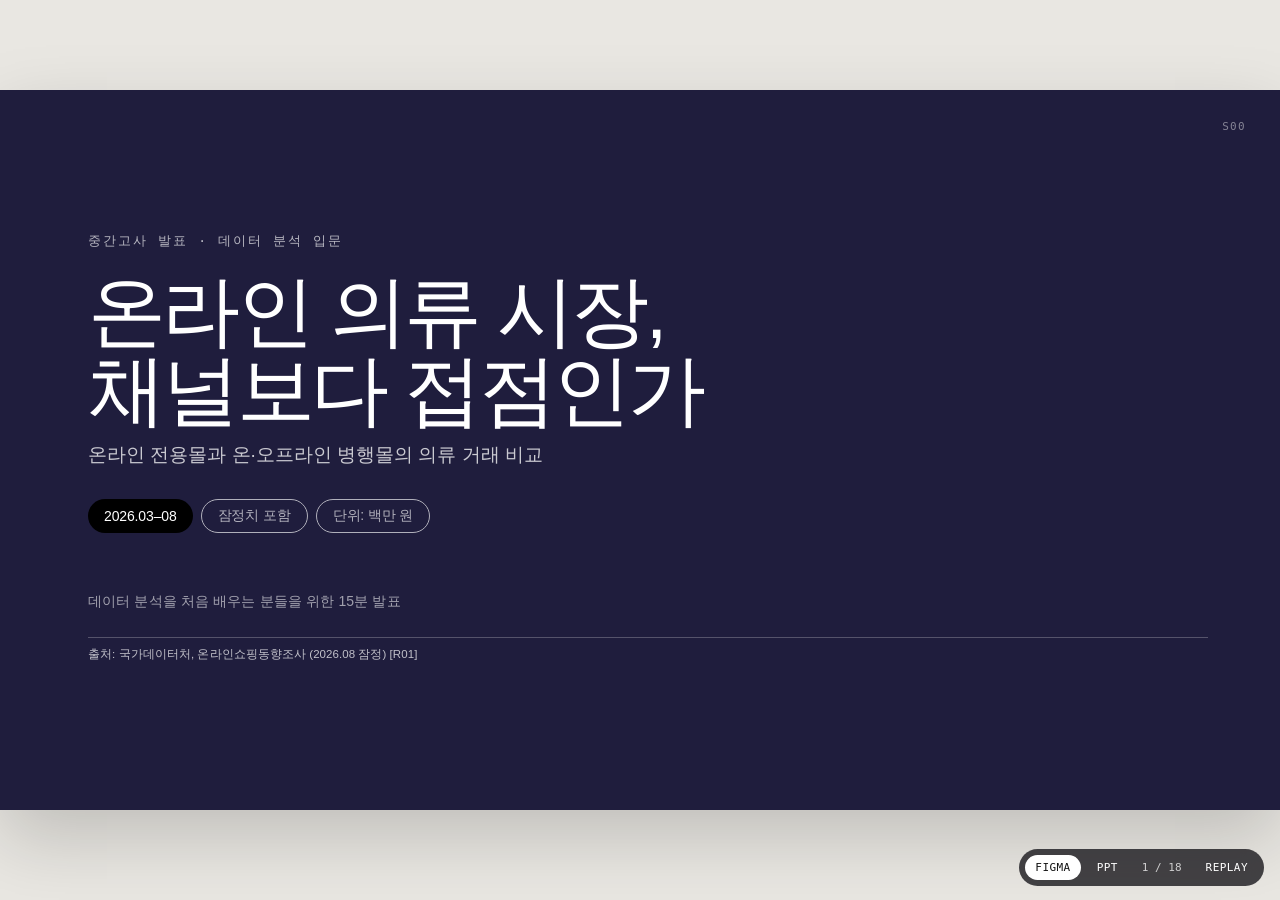
<file: slides/index.html>
<!DOCTYPE html>
<html lang="ko">
<head>
  <meta charset="utf-8" />
  <meta name="viewport" content="width=device-width, initial-scale=1" />
  <title>온라인 의류 시장, 채널보다 접점인가 — 전체 덱</title>
  <link rel="icon" href="data:," />
  <link rel="stylesheet" href="assets/css/deck.css" />
</head>
<body data-theme="figma">
  <main class="deck" id="deck">

    <section class="slide cover active" id="S00" data-tone="navy">
      <span class="slide-no">S00</span>
      <p class="eyebrow">중간고사 발표 · 데이터 분석 입문</p>
      <h1 id="coverTitle">온라인 의류 시장,<br />채널보다 접점인가</h1>
      <p class="lead" id="coverLead">온라인 전용몰과 온·오프라인 병행몰의 의류 거래 비교</p>
      <div class="cover-meta" id="coverMeta">
        <span class="pill">2026.03–08</span>
        <span class="pill ghost">잠정치 포함</span>
        <span class="pill ghost">단위: 백만 원</span>
      </div>
      <p class="cover-foot">데이터 분석을 처음 배우는 분들을 위한 15분 발표</p>
      <footer class="source">
        출처: 국가데이터처, 온라인쇼핑동향조사 (2026.08 잠정) [R01]
      </footer>
    </section>

    <section class="slide" id="S01" data-tone="plain">
      <span class="slide-no">S01</span>
      <header class="slide-head">
        <p class="eyebrow">01 · 문제 제기</p>
        <h2>왜 의류인가</h2>
        <p class="lead">
          의류는 2026년 8월 온라인 거래액 <strong>1.33조 원</strong>,
          23개 상품군 중 <strong>7위</strong>입니다. 온라인과 오프라인 접점을 함께 비교해 보기 좋은 카테고리로 선택했습니다.
        </p>
      </header>

      <div class="chart-layout">
        <div class="chart-card rank-card">
          <div class="chart-label">
            <span>2026-08 온라인 거래액 상위 7개 (조 원)</span>
            <span>p)</span>
          </div>
          <div class="rank-list">
            <div class="rank-row"><span class="rank-label">음식서비스</span><div class="rank-track"><div class="rank-bar" style="--w:99.2%"></div></div><span class="rank-value">3.97</span></div>
            <div class="rank-row"><span class="rank-label">음·식료품</span><div class="rank-track"><div class="rank-bar" style="--w:88.6%"></div></div><span class="rank-value">3.54</span></div>
            <div class="rank-row"><span class="rank-label">여행·교통</span><div class="rank-track"><div class="rank-bar" style="--w:82.0%"></div></div><span class="rank-value">3.28</span></div>
            <div class="rank-row"><span class="rank-label">가전·전자</span><div class="rank-track"><div class="rank-bar" style="--w:53.2%"></div></div><span class="rank-value">2.13</span></div>
            <div class="rank-row"><span class="rank-label">생활용품</span><div class="rank-track"><div class="rank-bar" style="--w:44.8%"></div></div><span class="rank-value">1.79</span></div>
            <div class="rank-row"><span class="rank-label">농축수산물</span><div class="rank-track"><div class="rank-bar" style="--w:33.7%"></div></div><span class="rank-value">1.35</span></div>
            <div class="rank-row highlight"><span class="rank-label">의복</span><div class="rank-track"><div class="rank-bar" style="--w:33.2%"></div></div><span class="rank-value">1.33</span></div>
          </div>
          <p class="axis-note">막대 길이는 4조 원을 100%로 한 상대 크기입니다. 7·8월은 잠정치(p)입니다.</p>
        </div>
        <aside class="kpi-col">
          <div class="kpi">
            <span class="kpi-value" style="color: var(--accent);">1.33조</span>
            <span class="kpi-label">의류 온라인 거래액 · 2026-08 p)</span>
          </div>
          <div class="stat-list">
            <div class="stat-row"><span>상품군 순위</span><b>7위 / 23개</b></div>
            <div class="stat-row"><span>전체 온라인 거래 비중</span><b>5.48%</b></div>
            <div class="stat-row"><span>분석 기간</span><b>6개월</b></div>
          </div>
        </aside>
      </div>

      <footer class="source">
        출처: 국가데이터처, 온라인쇼핑동향조사 (2026.08 잠정) [R01] · 단위: 백만 원
      </footer>
    </section>

    <section class="slide" id="S02" data-tone="cream">
      <span class="slide-no">S02</span>
      <header class="slide-head">
        <p class="eyebrow">02 · 데이터와 방법</p>
        <h2>무엇을 비교했나</h2>
        <p class="lead">
          같은 기간, 같은 상품군(의복)에서 <strong>온라인 전용몰</strong>과
          <strong>온·오프라인 병행몰</strong>의 온라인 거래액을 비교합니다.
        </p>
      </header>

      <div class="caution-grid" style="margin-top: 28px;">
        <article class="caution-card">
          <span class="num">기간</span>
          <h3>2026.03–08</h3>
          <p>6개월 월별 자료입니다. 7월과 8월은 잠정치(p)라서 이후 수정될 수 있습니다.</p>
          <span class="card-foot">→ 7·8월은 p) 표기</span>
        </article>
        <article class="caution-card">
          <span class="num">단위</span>
          <h3>백만 원</h3>
          <p>슬라이드에서는 읽기 쉽게 조 원으로 바꿔 표기합니다. 1조 = 1,000,000백만 원입니다.</p>
          <span class="card-foot">→ 2.02조 = 2,021,047백만 원</span>
        </article>
        <article class="caution-card">
          <span class="num">채널</span>
          <h3>둘 다 온라인</h3>
          <p>전용몰은 온라인만, 병행몰은 오프라인 매장도 운영하는 사업자의 온라인 거래입니다.</p>
          <span class="card-foot">→ 병행몰 ≠ 오프라인 매출</span>
        </article>
      </div>

      <p class="method-banner">
        <strong>가장 중요한 주의:</strong> 이 통계는 온라인 거래만 집계합니다.
        “병행몰이 더 잘 팔렸다”는 말은 “병행몰의 <strong>온라인</strong> 거래가 덜 줄었다”로만 읽어야 합니다.
        또한 이 발표는 기술적 비교이며, 인과관계를 증명하는 실험이 아닙니다.
      </p>

      <footer class="source">
        출처: 국가데이터처, 온라인쇼핑동향조사 (2026.08 잠정) [R01] · 통계표 DT_1KE10051
      </footer>
    </section>

    <section class="slide" id="S03" data-tone="lilac">
      <span class="slide-no">S03</span>
      <header class="slide-head">
        <p class="eyebrow">03 · 규모</p>
        <h2>6개월 만에 1/3이 사라졌다</h2>
        <p class="lead">
          의류 온라인 거래액은 3월 2.02조 원에서 8월 1.33조 원으로 줄었습니다.
          <strong>34.38% 감소</strong>입니다.
        </p>
      </header>

      <div class="chart-layout">
        <div class="chart-card">
          <div class="chart-label">
            <span>의류 온라인 거래액 (조 원)</span>
            <span>2026.03–08</span>
          </div>
          <svg id="trendChart" viewBox="0 0 760 320" role="img" aria-label="2026년 3월부터 8월까지 의류 온라인 거래액 추이">
            <g class="grid">
              <line x1="60" y1="220.9" x2="710" y2="220.9" />
              <line x1="60" y1="161.8" x2="710" y2="161.8" />
              <line x1="60" y1="102.7" x2="710" y2="102.7" />
              <line x1="60" y1="43.6" x2="710" y2="43.6" />
              <text x="48" y="224.9" text-anchor="end">0.5</text>
              <text x="48" y="165.8" text-anchor="end">1.0</text>
              <text x="48" y="106.7" text-anchor="end">1.5</text>
              <text x="48" y="47.6" text-anchor="end">2.0</text>
            </g>
            <line x1="60" y1="280" x2="710" y2="280" class="axis" />
            <path id="trendArea" d="M 60,41.1 L 190,39.1 L 320,45.3 L 450,49.9 L 580,85.7 L 710,123.3 L 710,280 L 60,280 Z" />
            <path id="trendLine" d="M 60,41.1 L 190,39.1 L 320,45.3 L 450,49.9 L 580,85.7 L 710,123.3" />
            <g class="dots">
              <circle class="trend-dot" cx="60" cy="41.1" r="5.5" />
              <circle class="trend-dot" cx="190" cy="39.1" r="5.5" />
              <circle class="trend-dot" cx="320" cy="45.3" r="5.5" />
              <circle class="trend-dot" cx="450" cy="49.9" r="5.5" />
              <circle class="trend-dot" cx="580" cy="85.7" r="5.5" />
              <circle class="trend-dot" cx="710" cy="123.3" r="5.5" />
            </g>
            <g id="trendCallout">
              <line x1="710" y1="123.3" x2="650" y2="150" class="callout-line" />
              <rect x="540" y="150" width="148" height="30" rx="6" />
              <text x="614" y="169" text-anchor="middle">8월 1.33조 (p)</text>
            </g>
            <g class="x-labels">
              <text x="60" y="304" text-anchor="middle">3월</text>
              <text x="190" y="304" text-anchor="middle">4월</text>
              <text x="320" y="304" text-anchor="middle">5월</text>
              <text x="450" y="304" text-anchor="middle">6월</text>
              <text x="580" y="304" text-anchor="middle">7월 p)</text>
              <text x="710" y="304" text-anchor="middle">8월 p)</text>
            </g>
          </svg>
          <p class="axis-note">세로축: 조 원. 7·8월은 잠정치(p)입니다.</p>
        </div>
        <aside class="kpi-col">
          <div class="kpi">
            <span class="kpi-value" id="trendCounter" data-count="-34.38" data-decimals="2">0.00%</span>
            <span class="kpi-label">3월 → 8월 누적</span>
          </div>
          <div class="stat-list">
            <div class="stat-row"><span>3월</span><b>2.02조</b></div>
            <div class="stat-row"><span>8월 (p)</span><b>1.33조</b></div>
            <div class="stat-row"><span>감소액</span><b>0.69조</b></div>
          </div>
        </aside>
      </div>

      <footer class="source">
        출처: 국가데이터처, 온라인쇼핑동향조사 (2026.08 잠정) [R01] · 단위: 백만 원
      </footer>
    </section>

    <section class="slide" id="S04" data-tone="cream">
      <span class="slide-no">S04</span>
      <header class="slide-head">
        <p class="eyebrow">04 · 채널</p>
        <h2>누적 기준, 병행몰이 덜 줄었다</h2>
        <p class="lead">
          3월을 100으로 두면, 전용몰은 62.1, 병행몰은 70.5가 됐습니다.
          <strong>전용몰 -37.94%, 병행몰 -29.53%</strong>입니다.
        </p>
      </header>

      <div class="chart-layout">
        <div class="chart-card">
          <div class="chart-label">
            <span>3월 = 100으로 맞춘 비교 값</span>
            <span class="legend">
              <span><i class="swatch a"></i>온라인 전용몰</span>
              <span><i class="swatch b"></i>온·오프라인 병행몰</span>
            </span>
          </div>
          <svg viewBox="0 0 760 320" role="img" aria-label="3월을 100으로 둔 의류 온라인 거래 지수 추이">
            <g class="grid">
              <line x1="60" y1="248.2" x2="660" y2="248.2" />
              <line x1="60" y1="204.5" x2="660" y2="204.5" />
              <line x1="60" y1="160.9" x2="660" y2="160.9" />
              <line x1="60" y1="117.3" x2="660" y2="117.3" />
              <line x1="60" y1="73.6" x2="660" y2="73.6" class="baseline" />
              <line x1="60" y1="30" x2="660" y2="30" />
              <text x="48" y="252.2" text-anchor="end">60</text>
              <text x="48" y="208.5" text-anchor="end">70</text>
              <text x="48" y="164.9" text-anchor="end">80</text>
              <text x="48" y="121.3" text-anchor="end">90</text>
              <text x="48" y="77.6" text-anchor="end">100</text>
              <text x="48" y="34" text-anchor="end">110</text>
            </g>
            <path id="onlineLine" d="M 60,73.6 L 180,86.7 L 300,92.1 L 420,110.4 L 540,180.7 L 660,239.2" class="line-a" />
            <path id="omniLine" d="M 60,73.6 L 180,46.8 L 300,66.3 L 420,61.3 L 540,120.2 L 660,202.5" class="line-b" />
            <g class="dots">
              <circle class="dot-a" cx="60" cy="73.6" r="5" />
              <circle class="dot-a" cx="180" cy="86.7" r="5" />
              <circle class="dot-a" cx="300" cy="92.1" r="5" />
              <circle class="dot-a" cx="420" cy="110.4" r="5" />
              <circle class="dot-a" cx="540" cy="180.7" r="5" />
              <circle class="dot-a" cx="660" cy="239.2" r="5" />
              <circle class="dot-b" cx="60" cy="73.6" r="5" />
              <circle class="dot-b" cx="180" cy="46.8" r="5" />
              <circle class="dot-b" cx="300" cy="66.3" r="5" />
              <circle class="dot-b" cx="420" cy="61.3" r="5" />
              <circle class="dot-b" cx="540" cy="120.2" r="5" />
              <circle class="dot-b" cx="660" cy="202.5" r="5" />
            </g>
            <g id="slopeLabels">
              <text x="672" y="243" text-anchor="start" class="label-a">전용몰 62.1</text>
              <text x="672" y="206" text-anchor="start" class="label-b">병행몰 70.5</text>
            </g>
            <g class="x-labels">
              <text x="60" y="304" text-anchor="middle">3월</text>
              <text x="180" y="304" text-anchor="middle">4월</text>
              <text x="300" y="304" text-anchor="middle">5월</text>
              <text x="420" y="304" text-anchor="middle">6월</text>
              <text x="540" y="304" text-anchor="middle">7월 p)</text>
              <text x="660" y="304" text-anchor="middle">8월 p)</text>
            </g>
          </svg>
          <p class="axis-note">점선은 3월(=100) 기준선입니다. 두 선의 간격이 벌어질수록 두 채널의 변화 차이가 큽니다.</p>
        </div>
        <aside class="kpi-col">
          <div class="kpi">
            <span class="kpi-value" id="onlineCounter" data-count="-37.94" data-decimals="2" style="color: var(--chart-a);">0.00%</span>
            <span class="kpi-label">온라인 전용몰</span>
          </div>
          <div class="kpi">
            <span class="kpi-value" id="omniCounter" data-count="-29.53" data-decimals="2" style="color: var(--chart-b);">0.00%</span>
            <span class="kpi-label">온·오프라인 병행몰</span>
          </div>
          <div class="share-meter">
            <div class="share-track"><div class="share-fill" id="shareFill"></div></div>
            <div class="share-caption"><span>3월 42.4%</span><span>8월 45.6%</span></div>
          </div>
        </aside>
      </div>

      <footer class="source">
        출처: 국가데이터처, 온라인쇼핑동향조사 (2026.08 잠정) [R01] · 병행몰 비중은 의류 온라인 거래액 대비
      </footer>
    </section>

    <section class="slide" id="S05" data-tone="plain">
      <span class="slide-no">S05</span>
      <header class="slide-head">
        <p class="eyebrow">05 · 점유율</p>
        <h2>병행몰 비중은 45.6%까지 올랐다</h2>
        <p class="lead">
          3월 42.42%에서 8월 45.55%로 <strong>3.13%p 상승</strong>했습니다.
          7월에는 46.58%로 정점이었습니다.
        </p>
      </header>

      <div class="chart-layout">
        <div class="chart-card">
          <div class="chart-label">
            <span>의류 온라인 거래 중 병행몰 비중 (%)</span>
            <span class="legend">
              <span><i class="swatch a"></i>전용몰</span>
              <span><i class="swatch b"></i>병행몰</span>
            </span>
          </div>
          <div class="share-columns">
            <div class="share-col"><span class="share-value">42.4</span><div class="share-stack"><div class="share-omni" style="height: 42.42%;"></div><div class="share-half"></div></div><span class="share-month">3월</span></div>
            <div class="share-col"><span class="share-value">44.6</span><div class="share-stack"><div class="share-omni" style="height: 44.64%;"></div><div class="share-half"></div></div><span class="share-month">4월</span></div>
            <div class="share-col"><span class="share-value">43.9</span><div class="share-stack"><div class="share-omni" style="height: 43.89%;"></div><div class="share-half"></div></div><span class="share-month">5월</span></div>
            <div class="share-col"><span class="share-value">45.3</span><div class="share-stack"><div class="share-omni" style="height: 45.27%;"></div><div class="share-half"></div></div><span class="share-month">6월</span></div>
            <div class="share-col"><span class="share-value">46.6</span><div class="share-stack"><div class="share-omni" style="height: 46.58%;"></div><div class="share-half"></div></div><span class="share-month">7월 p)</span></div>
            <div class="share-col"><span class="share-value">45.6</span><div class="share-stack"><div class="share-omni" style="height: 45.55%;"></div><div class="share-half"></div></div><span class="share-month">8월 p)</span></div>
          </div>
          <p class="axis-note">막대 전체가 100%입니다. 아래쪽(마젠타)이 병행몰, 위쪽(네이비)이 전용몰입니다. 점선은 50% 기준선입니다.</p>
        </div>
        <aside class="kpi-col">
          <div class="kpi">
            <span class="kpi-value" style="color: var(--accent);">+3.13%p</span>
            <span class="kpi-label">3월 → 8월 병행몰 비중</span>
          </div>
          <div class="stat-list">
            <div class="stat-row"><span>3월</span><b>42.42%</b></div>
            <div class="stat-row"><span>7월 (정점)</span><b>46.58%</b></div>
            <div class="stat-row"><span>8월 (p)</span><b>45.55%</b></div>
          </div>
        </aside>
      </div>

      <footer class="source">
        출처: 국가데이터처, 온라인쇼핑동향조사 (2026.08 잠정) [R01] · 단위: %
      </footer>
    </section>

    <section class="slide" id="S06" data-tone="plain">
      <span class="slide-no">S06</span>
      <header class="slide-head">
        <p class="eyebrow">06 · 반전</p>
        <h2>8월에는 순서가 뒤집혔다</h2>
        <p class="lead">
          7월에는 병행몰이 덜 줄었지만, 8월에는 병행몰이 더 크게 줄었습니다.
          <strong>한 달만 보면 결론이 달라집니다.</strong>
        </p>
      </header>

      <div class="video-layout">
        <div class="video-card">
          <video id="phaseVideo" src="assets/video/phase_reversal.mp4" poster="assets/video/phase_poster.png" autoplay muted loop playsinline aria-label="7월과 8월의 채널별 감소율 애니메이션"></video>
        </div>
        <aside class="side-stack">
          <div class="mini-stat">
            <span>7월 · 전월 대비</span>
            <b>전용 -17.6% / 병행 -13.1%</b>
          </div>
          <div class="mini-stat">
            <span>8월 · 전월 대비</span>
            <b class="accent">전용 -17.8% / 병행 -21.1%</b>
          </div>
          <div class="mini-stat">
            <span>8월 병행몰 비중</span>
            <b>45.55%</b>
          </div>
        </aside>
      </div>

      <footer class="source">
        출처: 국가데이터처, 온라인쇼핑동향조사 (2026.08 잠정) [R01] · 7·8월은 잠정치(p)
      </footer>
    </section>

    <section class="slide" id="S07" data-tone="mint">
      <span class="slide-no">S07</span>
      <header class="slide-head">
        <p class="eyebrow">07 · 기여도</p>
        <h2>감소액의 64%는 전용몰에서 나왔다</h2>
        <p class="lead">
          3→8월 의류 온라인 거래액은 0.69조 원 줄었고, 그중
          <strong>63.55%가 전용몰</strong>, 36.45%가 병행몰에서 발생했습니다.
        </p>
      </header>

      <div class="chart-layout">
        <div class="chart-card contrib-card">
          <div class="chart-label">
            <span>3→8월 감소액 기여도</span>
            <span>합계 0.69조 원</span>
          </div>
          <div class="contrib-wrap">
            <div class="contrib-bar">
              <div class="contrib-seg a"></div>
              <div class="contrib-seg b"></div>
            </div>
            <div class="contrib-legend">
              <span><i class="swatch a"></i>전용몰 <b>63.55%</b> · 0.44조</span>
              <span><i class="swatch b"></i>병행몰 <b>36.45%</b> · 0.25조</span>
            </div>
          </div>
          <div class="stat-list" style="margin-top: 24px; border-top: 0; padding-top: 0;">
            <div class="stat-row"><span>3월 전체</span><b>2.02조</b></div>
            <div class="stat-row"><span>8월 전체 (p)</span><b>1.33조</b></div>
            <div class="stat-row"><span>감소액</span><b>0.69조</b></div>
          </div>
          <p class="axis-note">기여도 = 각 채널 감소액 ÷ 전체 감소액 × 100. 비중(45.6%)과 기여도(36.5%)는 다른 개념입니다.</p>
        </div>
        <aside class="kpi-col">
          <div class="kpi">
            <span class="kpi-value" style="color: var(--chart-a);">63.55%</span>
            <span class="kpi-label">전용몰의 감소 기여</span>
          </div>
          <div class="kpi">
            <span class="kpi-value" style="color: var(--chart-b);">36.45%</span>
            <span class="kpi-label">병행몰의 감소 기여</span>
          </div>
        </aside>
      </div>

      <footer class="source">
        출처: 국가데이터처, 온라인쇼핑동향조사 (2026.08 잠정) [R01] · 단위: 백만 원
      </footer>
    </section>

    <section class="slide" id="S08" data-tone="mint">
      <span class="slide-no">S08</span>
      <header class="slide-head">
        <p class="eyebrow">08 · 카테고리</p>
        <h2>패션은 병행몰 비중이 두 배</h2>
        <p class="lead">
          의복·가방·패션용품·신발의 병행몰 비중은 <strong>47.0%</strong>,
          전체 상품군 평균은 <strong>22.5%</strong>입니다.
        </p>
      </header>

      <div class="category-layout">
        <div class="category-figure">
          <img id="categoryChart" src="assets/charts/category_omni_figma.svg" alt="2026년 8월 상품군별 병행몰 비중: 가방 54.7%, 패션용품 49.4%, 의복 45.6%, 신발 44.9%, 전체 평균 22.5%" />
          <span class="callout" id="categoryCallout" style="right: 20px; top: 18px;">의복 45.6%</span>
        </div>
        <aside class="kpi-col">
          <div class="kpi">
            <span class="kpi-value" style="color: var(--accent);">47.0%</span>
            <span class="kpi-label">패션 4군 병행몰 비중</span>
          </div>
          <div class="stat-list">
            <div class="stat-row"><span>전체 평균</span><b>22.5%</b></div>
            <div class="stat-row"><span>의복</span><b>45.6%</b></div>
            <div class="stat-row"><span>가방</span><b>54.7%</b></div>
          </div>
        </aside>
      </div>

      <footer class="source">
        출처: 국가데이터처, 온라인쇼핑동향조사 (2026.08 잠정) [R01] · 패션 4군은 의복·가방·패션용품·신발의 가중 평균
      </footer>
    </section>

    <section class="slide" id="S09" data-tone="plain">
      <span class="slide-no">S09</span>
      <header class="slide-head">
        <p class="eyebrow">09 · 포지션</p>
        <h2>상위권 규모 + 높은 비중은 의류와 여행 정도</h2>
        <p class="lead">
          가로축은 거래액, 세로축은 병행몰 비중입니다. 규모 상위권 상품군 중
          병행몰 비중이 높은 것은 <strong>의류와 여행서비스</strong> 정도입니다.
        </p>
      </header>

      <div class="chart-layout">
        <div class="chart-card">
          <div class="chart-label">
            <span>2026-08 p) 상품군 포지션</span>
            <span class="legend">
              <span><i class="swatch b"></i>패션 4군</span>
              <span><i class="swatch a"></i>기타</span>
            </span>
          </div>
          <svg id="scatterChart" viewBox="0 0 760 320" role="img" aria-label="상품군별 거래액과 병행몰 비중 산점도">
            <g class="scatter-grid">
              <line x1="60" y1="280" x2="710" y2="280" />
              <line x1="60" y1="200" x2="710" y2="200" />
              <line x1="60" y1="120" x2="710" y2="120" />
              <line x1="60" y1="40" x2="710" y2="40" />
              <line x1="60" y1="40" x2="60" y2="280" />
              <line x1="222.5" y1="40" x2="222.5" y2="280" />
              <line x1="385" y1="40" x2="385" y2="280" />
              <line x1="547.5" y1="40" x2="547.5" y2="280" />
              <line x1="710" y1="40" x2="710" y2="280" />
            </g>
            <line x1="60" y1="189.9" x2="710" y2="189.9" class="scatter-avg" />
            <text x="66" y="185">전체 평균 22.5%</text>
            <g class="scatter-axis">
              <line x1="60" y1="280" x2="710" y2="280" />
              <line x1="60" y1="40" x2="60" y2="280" />
            </g>
            <text x="60" y="306" text-anchor="middle">0</text>
            <text x="222.5" y="306" text-anchor="middle">1조</text>
            <text x="385" y="306" text-anchor="middle">2조</text>
            <text x="547.5" y="306" text-anchor="middle">3조</text>
            <text x="710" y="306" text-anchor="middle">4조</text>
            <text x="48" y="284" text-anchor="end">0</text>
            <text x="48" y="204" text-anchor="end">20</text>
            <text x="48" y="124" text-anchor="end">40</text>
            <text x="48" y="44" text-anchor="end">60</text>
            <text x="710" y="24" text-anchor="end">병행몰 비중 (%)</text>

            <circle class="scatter-fashion" cx="93.8" cy="61.2" r="6" />
            <circle class="scatter-fashion" cx="117.2" cy="82.2" r="6" />
            <circle class="scatter-fashion" cx="100.6" cy="100.4" r="6" />
            <circle class="scatter-fashion" cx="275.5" cy="97.8" r="8" />
            <circle class="scatter-dot" cx="592.7" cy="74.8" r="7" />
            <circle class="scatter-dot" cx="704.7" cy="263.5" r="6" />
            <circle class="scatter-dot" cx="635.7" cy="242.2" r="6" />
            <circle class="scatter-dot" cx="350.9" cy="249.6" r="6" />
            <circle class="scatter-dot" cx="405.4" cy="213.2" r="6" />

            <text class="scatter-label fashion" x="102" y="57">가방</text>
            <text class="scatter-label fashion" x="126" y="78">패션용품</text>
            <text class="scatter-label fashion" x="109" y="114">신발</text>
            <text class="scatter-label fashion strong" x="286" y="102">의복 45.6%</text>
            <text class="scatter-label strong" x="602" y="70">여행 51.3%</text>
            <text class="scatter-label" x="694" y="268" text-anchor="end">음식서비스 4.1%</text>
            <text class="scatter-label" x="625" y="246" text-anchor="end">음·식료품 9.4%</text>
            <text class="scatter-label" x="340" y="253" text-anchor="end">생활용품 7.6%</text>
            <text class="scatter-label" x="395" y="217" text-anchor="end">가전 16.7%</text>
          </svg>
          <p class="axis-note">점의 위치는 규모와 비중을 동시에 보여 줍니다. 인과관계가 아닙니다.</p>
        </div>
        <aside class="kpi-col">
          <div class="kpi">
            <span class="kpi-value" style="color: var(--accent);">45.6%</span>
            <span class="kpi-label">의복 병행몰 비중</span>
          </div>
          <div class="stat-list">
            <div class="stat-row"><span>여행서비스</span><b>51.3%</b></div>
            <div class="stat-row"><span>가방</span><b>54.7%</b></div>
            <div class="stat-row"><span>전체 평균</span><b>22.5%</b></div>
          </div>
        </aside>
      </div>

      <footer class="source">
        출처: 국가데이터처, 온라인쇼핑동향조사 (2026.08 잠정) [R01] · 2026-08 p) 기준
      </footer>
    </section>

    <section class="slide" id="S10" data-tone="lilac">
      <span class="slide-no">S10</span>
      <header class="slide-head">
        <p class="eyebrow">10 · 해석 프레임</p>
        <h2>차이를 설명하는 세 가지 경로</h2>
        <p class="lead">
          관찰된 차이를 곧바로 인과로 읽지 않기 위해, 가능한 설명을 세 갈래로 나눠 검토합니다.
        </p>
      </header>

      <div class="caution-grid" style="margin-top: 34px;">
        <article class="caution-card">
          <span class="num">01</span>
          <h3>접점</h3>
          <p>사이즈·핏 확인, 교환·반품 같은 오프라인 접점이 온라인 구매 결정에 영향을 줄 수 있습니다.</p>
          <span class="card-foot">→ 접점</span>
        </article>
        <article class="caution-card">
          <span class="num">02</span>
          <h3>신뢰</h3>
          <p>오프라인에서 쌓은 브랜드 경험과 멤버십이 온라인 구매의 신뢰를 높일 수 있습니다.</p>
          <span class="card-foot">→ 신뢰</span>
        </article>
        <article class="caution-card">
          <span class="num">03</span>
          <h3>가격·상품폭</h3>
          <p>전용몰의 가격 경쟁력, 상품 구색, 배송·반품 정책이 8월 역전을 만들었을 수 있습니다.</p>
          <span class="card-foot">→ 반론</span>
        </article>
      </div>
      <p class="method-banner"><strong>검증 순서:</strong> 접점 데이터 → 신뢰 설문 → 가격·배송 정책 비교</p>

      <footer class="source">
        데이터: 국가데이터처, 온라인쇼핑동향조사 [R01] · 설명은 검증 대상
      </footer>
    </section>

    <section class="slide" id="S11" data-tone="cream">
      <span class="slide-no">S11</span>
      <header class="slide-head">
        <p class="eyebrow">11 · 접점</p>
        <h2>접점이 구매를 바꿀 수 있다</h2>
        <p class="lead">
          의류의 사이즈·핏 리스크가 크다면, 오프라인에서 확인하는 경험이 구매 전후에
          개입할 수 있습니다.
        </p>
      </header>

      <div class="journey">
        <div class="journey-step">
          <span class="num">01</span>
          <h3>탐색</h3>
          <p>온라인에서 상품을 찾고 가격을 비교합니다.</p>
        </div>
        <div class="journey-arrow">→</div>
        <div class="journey-step offline">
          <span class="num">02 · 오프라인 접점</span>
          <h3>피팅·확인</h3>
          <p>매장에서 사이즈와 소재를 확인합니다.</p>
        </div>
        <div class="journey-arrow">→</div>
        <div class="journey-step">
          <span class="num">03</span>
          <h3>구매</h3>
          <p>온라인 또는 매장에서 결제합니다.</p>
        </div>
        <div class="journey-arrow">→</div>
        <div class="journey-step offline">
          <span class="num">04 · 오프라인 접점</span>
          <h3>교환·반품</h3>
          <p>매장에서 교환·반품을 처리할 수 있습니다.</p>
        </div>
      </div>
      <p class="method-banner"><strong>검증 아이디어:</strong> 반품·교환율, 오프라인 방문→온라인 구매 전환, 사이즈 관련 CS 비중</p>

      <footer class="source">
        데이터: 국가데이터처, 온라인쇼핑동향조사 [R01] · 설명은 검증 대상
      </footer>
    </section>

    <section class="slide" id="S12" data-tone="mint">
      <span class="slide-no">S12</span>
      <header class="slide-head">
        <p class="eyebrow">12 · 신뢰</p>
        <h2>신뢰가 온라인 구매를 뒷받침할 수 있다</h2>
        <p class="lead">
          병행몰은 오프라인에서 쌓은 브랜드 경험을 온라인 구매의 신뢰로 연결할 수 있습니다.
        </p>
      </header>

      <div class="trust-path">
        <div class="trust-node">
          <span class="num">01</span>
          <h3>오프라인 경험</h3>
          <p>매장 방문, 제품 확인, 브랜드 접촉</p>
        </div>
        <div class="trust-arrow">→</div>
        <div class="trust-node accent">
          <span class="num">02</span>
          <h3>브랜드 신뢰</h3>
          <p>품질·교환·서비스에 대한 기대</p>
        </div>
        <div class="trust-arrow">→</div>
        <div class="trust-node">
          <span class="num">03</span>
          <h3>온라인 구매</h3>
          <p>같은 브랜드의 온라인 채널에서 결제</p>
        </div>
      </div>
      <p class="method-banner"><strong>검증 아이디어:</strong> 브랜드 신뢰 설문, 오프라인 방문 이력과 온라인 구매 전환</p>

      <footer class="source">
        데이터: 국가데이터처, 온라인쇼핑동향조사 [R01] · 설명은 검증 대상
      </footer>
    </section>

    <section class="slide" id="S13" data-tone="plain">
      <span class="slide-no">S13</span>
      <header class="slide-head">
        <p class="eyebrow">13 · 반론</p>
        <h2>8월 역전은 다른 힘일 수 있다</h2>
        <p class="lead">
          “병행몰이 항상 강하다”는 결론은 성급합니다. 전용몰 쪽 요인도 함께 검토해야 합니다.
        </p>
      </header>

      <div class="versus-grid">
        <article class="versus-card">
          <h3>전용몰 쪽 가능한 요인</h3>
          <ul>
            <li>가격 비교와 할인 프로모션</li>
            <li>넓은 상품 구색과 재고</li>
            <li>배송·반품 정책의 편의성</li>
          </ul>
          <span class="card-foot">→ 8월 -17.8% (병행몰 -21.1%)</span>
        </article>
        <article class="versus-card">
          <h3>병행몰 쪽 가능한 요인</h3>
          <ul>
            <li>오프라인 피팅·교환 접점</li>
            <li>브랜드 경험과 멤버십</li>
            <li>온·오프라인 통합 서비스</li>
          </ul>
          <span class="card-foot">→ 누적 -29.5% (전용몰 -37.9%)</span>
        </article>
      </div>
      <p class="method-banner"><strong>판별 아이디어:</strong> 8월 프로모션 캘린더와 채널별 가격·배송 정책 비교</p>

      <footer class="source">
        출처: 국가데이터처, 온라인쇼핑동향조사 (2026.08 잠정) [R01] · 해석은 검증 대상
      </footer>
    </section>

    <section class="slide" id="S14" data-tone="cream">
      <span class="slide-no">S14</span>
      <header class="slide-head">
        <p class="eyebrow">14 · 미해결 질문</p>
        <h2>7~8월 급감, 원인은 데이터에 없다</h2>
        <p class="lead">
          전체 의류 거래액은 7월 -15.57%, 8월 -19.33%로 급감했습니다.
          하지만 이 표에는 원인을 설명하는 변수가 없습니다.
        </p>
      </header>

      <div class="stat-inline">
        <div class="stat-row"><span>7월 전체</span><b>-15.57%</b></div>
        <div class="stat-row"><span>8월 전체</span><b>-19.33%</b></div>
        <div class="stat-row"><span>관찰 기간</span><b>6개월</b></div>
      </div>

      <div class="caution-grid" style="margin-top: 30px;">
        <article class="caution-card">
          <span class="num">?</span>
          <h3>날씨·계절성?</h3>
          <p>여름철 의류 수요 변화가 영향을 줄 수 있지만, 이 표에는 날씨 변수가 없습니다.</p>
          <span class="card-foot">→ 별도 기상·소비 데이터 필요</span>
        </article>
        <article class="caution-card">
          <span class="num">?</span>
          <h3>프로모션 일정?</h3>
          <p>주요 할인 행사와 프로모션 일정은 거래액을 단기간에 움직일 수 있습니다.</p>
          <span class="card-foot">→ 캠페인 캘린더 필요</span>
        </article>
        <article class="caution-card">
          <span class="num">?</span>
          <h3>소비심리?</h3>
          <p>가처분소득·소비심리·금리 같은 거시 변수도 후보이지만 이 표에는 없습니다.</p>
          <span class="card-foot">→ 거시 지표 필요</span>
        </article>
      </div>

      <footer class="source">
        출처: 국가데이터처, 온라인쇼핑동향조사 (2026.08 잠정) [R01] · 원인 변수는 미포함
      </footer>
    </section>

    <section class="slide" id="S15" data-tone="cream">
      <span class="slide-no">S15</span>
      <header class="slide-head">
        <p class="eyebrow">15 · 한계</p>
        <h2>이 숫자가 말하지 않는 것</h2>
        <p class="lead">좋은 데이터 분석은 “무엇을 말할 수 없는지”를 함께 밝힙니다.</p>
      </header>

      <div class="caution-grid" style="margin-top: 32px;">
        <article class="caution-card">
          <span class="num">01</span>
          <h3>온라인만 본다</h3>
          <p>병행몰은 오프라인 매출이 아니라, 오프라인 매장을 가진 사업자의 <b>온라인 거래</b>입니다.</p>
          <span class="card-foot">→ “오프라인 매출”로 읽으면 오독</span>
        </article>
        <article class="caution-card">
          <span class="num">02</span>
          <h3>6개월뿐이다</h3>
          <p>계절성과 구조적 추세를 단정할 수 없습니다. 3~8월의 관찰일 뿐입니다.</p>
          <span class="card-foot">→ 추세가 아니라 관찰</span>
        </article>
        <article class="caution-card">
          <span class="num">03</span>
          <h3>7·8월은 잠정치다</h3>
          <p>p) 표시가 붙은 값은 이후 수정될 수 있습니다. 증감률도 함께 달라질 수 있습니다.</p>
          <span class="card-foot">→ 숫자가 바뀔 수 있음</span>
        </article>
      </div>

      <p class="axis-note" style="margin-top: 18px;">
        참고: 2026-07 의복 계는 전용몰+병행몰 합과 1백만 원 차이가 납니다(원자료 반올림). 결론에는 영향이 없습니다.
      </p>
      <p class="closing">
        그래서 결론은 “병행몰이 더 강하다”가 아니라,
        <b>“접점 가설을 더 검증하자”</b>입니다.
      </p>

      <footer class="source">
        출처: 국가데이터처, 온라인쇼핑동향조사 (2026.08 잠정) [R01] · 데이터 해석 주의사항
      </footer>
    </section>

    <section class="slide" id="S16" data-tone="navy">
      <span class="slide-no">S16</span>
      <header class="slide-head">
        <p class="eyebrow">16 · 결론</p>
        <h2>병행몰 우위가 아니라, 접점 가설</h2>
        <p class="lead">
          누적과 월별을 함께 보면 “병행몰이 항상 강하다”는 결론은 성립하지 않습니다.
        </p>
      </header>

      <div class="takeaway-grid">
        <article class="takeaway">
          <span class="num">01 · 누적</span>
          <h3>병행몰이 덜 줄었다</h3>
          <p><span class="big">-29.5%</span></p>
          <p>전용몰은 -37.9%. 3→8월 누적 기준입니다.</p>
        </article>
        <article class="takeaway">
          <span class="num">02 · 반전</span>
          <h3>8월에는 순서가 바뀌었다</h3>
          <p><span class="big">-21.1%</span></p>
          <p>8월 병행몰. 전용몰은 -17.8%였습니다.</p>
        </article>
        <article class="takeaway">
          <span class="num">03 · 해석</span>
          <h3>접점은 아직 가설</h3>
          <p><span class="big">?</span></p>
          <p>피팅·교환·신뢰가 실제로 작동했는지는 별도 데이터가 필요합니다.</p>
        </article>
      </div>

      <p class="closing">
        다음 질문: 의류 소비자는 <b>어디서 확인하고, 어디서 결제하는가?</b>
      </p>

      <footer class="source">
        출처: 국가데이터처, 온라인쇼핑동향조사 (2026.08 잠정) [R01] · 3→8월 누적 / 7→8월 월별
      </footer>
    </section>

    <section class="slide" id="S17" data-tone="plain">
      <span class="slide-no">S17</span>
      <header class="slide-head">
        <p class="eyebrow">17 · 참고문헌</p>
        <h2>참고문헌</h2>
        <p class="lead">수치와 정의는 아래 1차 자료에서 가져왔습니다.</p>
      </header>

      <div class="references-list">
        <div class="ref-item">
          <span class="ref-id">[R01]</span>
          <div>
            <div class="ref-title">온라인쇼핑몰 운영형태별/상품군별거래액 (DT_1KE10051)</div>
            <div class="ref-meta">
              국가데이터처, 「온라인쇼핑동향조사」 · 조회기간 2026.03–08 · 단위 백만 원 · 접속 2026-10-25<br />
              https://kosis.kr/statHtml/statHtml.do?orgId=101&amp;tblId=DT_1KE10051&amp;conn_path=I3
            </div>
          </div>
        </div>
      </div>

      <p class="ref-note">
        추가 문헌(R02–R06: 조사개요, 옴니채널 소비자 행태, 반품·사이즈, 온·오프라인 연계 사례,
        2026년 7~8월 소비 둔화)은 다음 단계에서 보강합니다. 현재 해석 슬라이드는 인과를 주장하지 않습니다.
      </p>

      <p class="qna">Q &amp; A</p>

      <footer class="source">
        출처: 국가데이터처, 온라인쇼핑동향조사 (2026.08 잠정) [R01]
      </footer>
    </section>

  </main>

  <div class="hud" role="group" aria-label="발표 도구">
    <button type="button" data-theme-set="figma" class="active">FIGMA</button>
    <button type="button" data-theme-set="ppt">PPT</button>
    <span class="page" id="page">1 / 18</span>
    <button type="button" id="replayBtn" title="현재 슬라이드 애니메이션 다시 재생 (R)">REPLAY</button>
  </div>

  <script src="assets/vendor/anime.min.js"></script>
  <script src="assets/js/deck-full.js"></script>
</body>
</html>
</file>
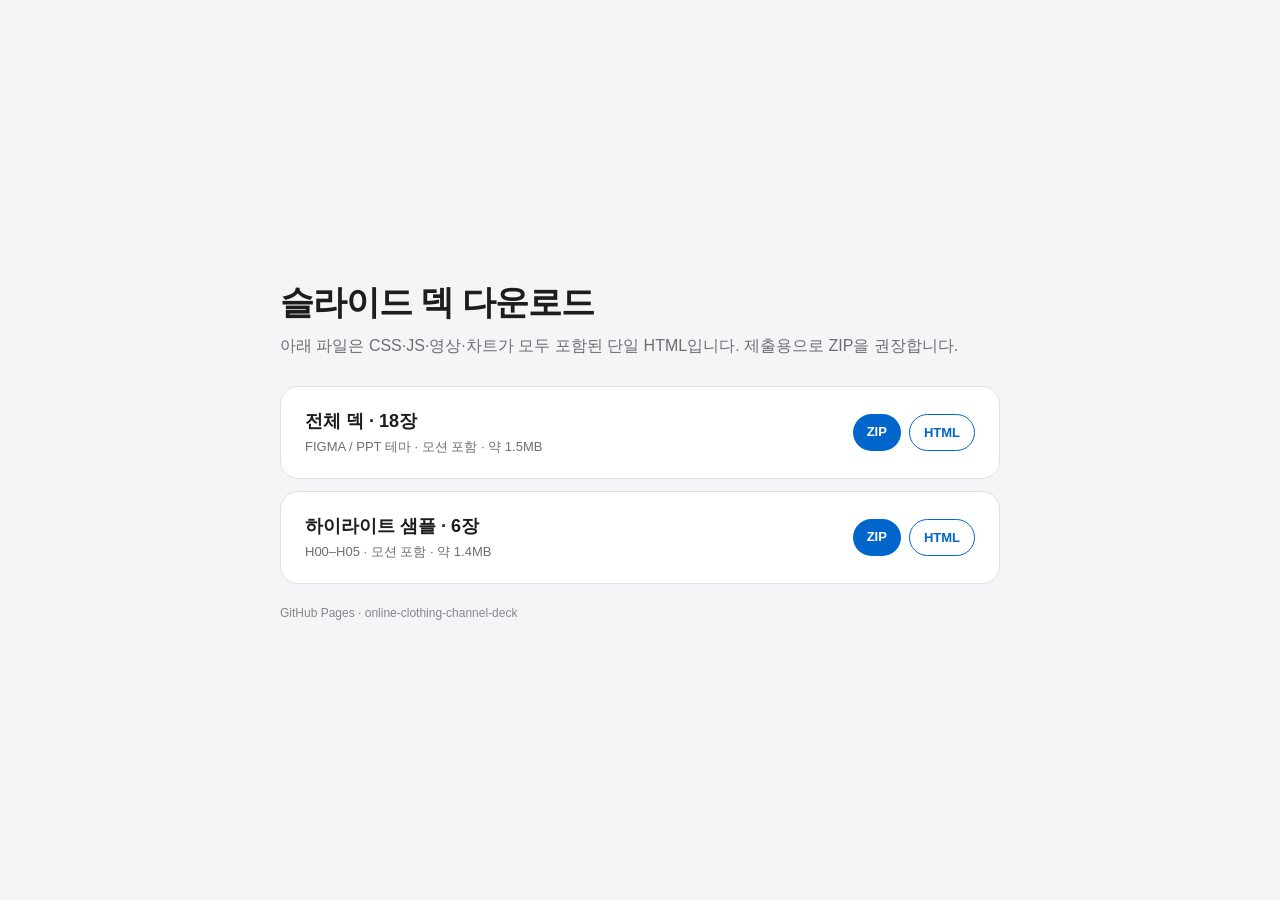
<file: slides/download.html>
<!DOCTYPE html>
<html lang="ko">
<head>
  <meta charset="utf-8" />
  <meta name="viewport" content="width=device-width, initial-scale=1" />
  <title>슬라이드 덱 다운로드</title>
  <style>
    :root { color-scheme: light; }
    body {
      margin: 0;
      min-height: 100vh;
      display: grid;
      place-items: center;
      background: #f5f5f7;
      color: #1d1d1f;
      font-family: -apple-system, BlinkMacSystemFont, "Apple SD Gothic Neo", "Noto Sans KR", sans-serif;
    }
    main { width: min(720px, calc(100vw - 48px)); }
    h1 { margin: 0 0 8px; font-size: 34px; letter-spacing: -0.03em; }
    p { margin: 0 0 28px; color: #6e6e73; line-height: 1.5; }
    .card {
      display: flex;
      align-items: center;
      justify-content: space-between;
      gap: 20px;
      padding: 22px 24px;
      margin-bottom: 12px;
      border: 1px solid #e0e0e0;
      border-radius: 18px;
      background: #fff;
    }
    .card h2 { margin: 0 0 4px; font-size: 18px; }
    .card span { color: #6e6e73; font-size: 13px; }
    .actions { display: flex; gap: 8px; flex-shrink: 0; }
    a {
      display: inline-block;
      padding: 10px 14px;
      border-radius: 999px;
      background: #0066cc;
      color: #fff;
      text-decoration: none;
      font-size: 13px;
      font-weight: 600;
    }
    a.ghost { background: #fff; color: #0066cc; border: 1px solid #0066cc; }
    footer { margin-top: 22px; color: #86868b; font-size: 12px; }
  </style>
</head>
<body>
  <main>
    <h1>슬라이드 덱 다운로드</h1>
    <p>아래 파일은 CSS·JS·영상·차트가 모두 포함된 단일 HTML입니다. 제출용으로 ZIP을 권장합니다.</p>

    <section class="card">
      <div>
        <h2>전체 덱 · 18장</h2>
        <span>FIGMA / PPT 테마 · 모션 포함 · 약 1.5MB</span>
      </div>
      <div class="actions">
        <a href="download/online-clothing-channel-deck.zip" download>ZIP</a>
        <a class="ghost" href="download/online-clothing-channel-deck.html" download>HTML</a>
      </div>
    </section>

    <section class="card">
      <div>
        <h2>하이라이트 샘플 · 6장</h2>
        <span>H00–H05 · 모션 포함 · 약 1.4MB</span>
      </div>
      <div class="actions">
        <a href="download/highlight.zip" download>ZIP</a>
        <a class="ghost" href="download/highlight.html" download>HTML</a>
      </div>
    </section>

    <footer>GitHub Pages · online-clothing-channel-deck</footer>
  </main>
</body>
</html>
</file>
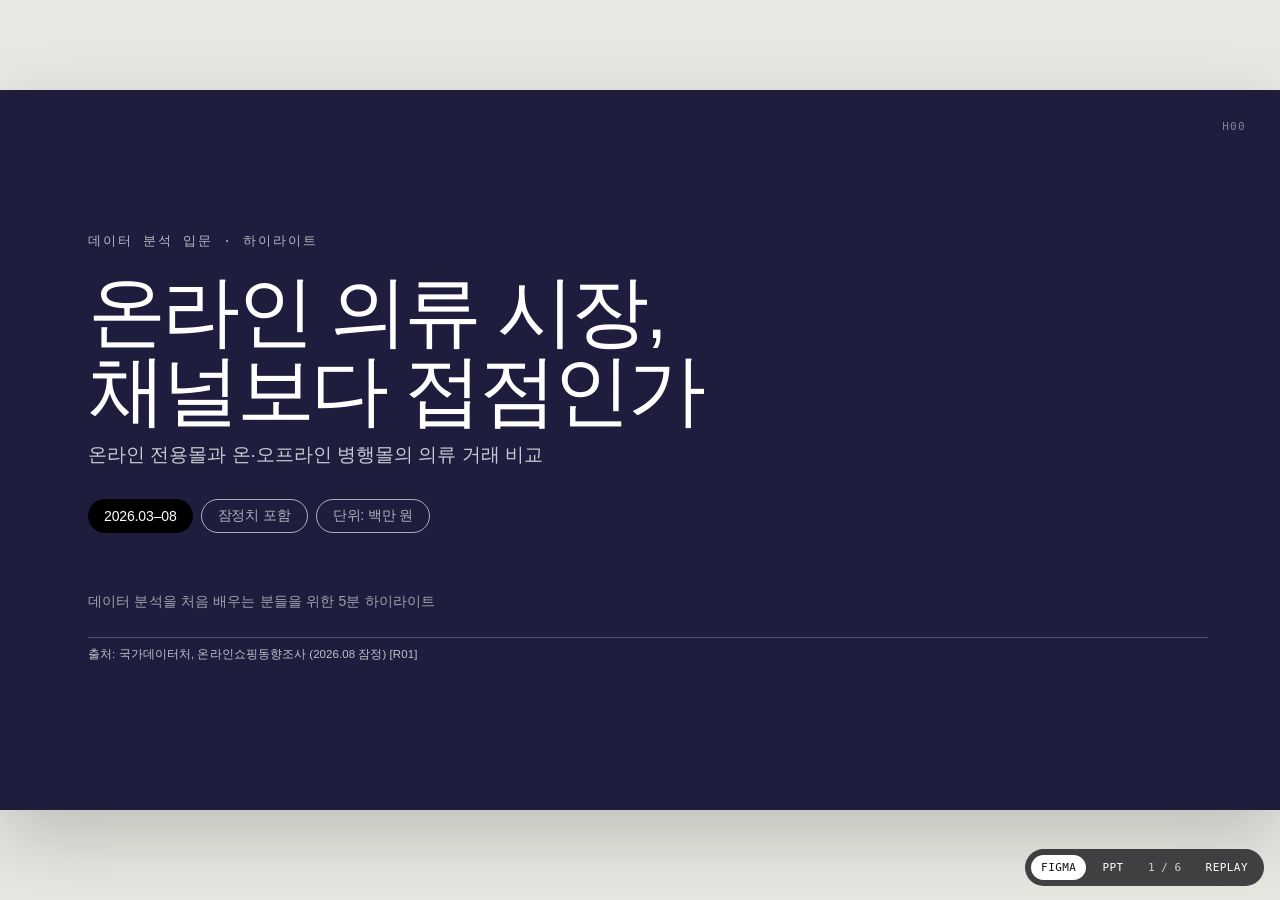
<file: slides/highlight.html>
<!DOCTYPE html>
<html lang="ko">
<head>
  <meta charset="utf-8" />
  <meta name="viewport" content="width=device-width, initial-scale=1" />
  <title>온라인 의류 시장, 채널보다 접점인가 — 하이라이트</title>
  <link rel="icon" href="data:," />
  <link rel="stylesheet" href="assets/css/deck.css" />
</head>
<body data-theme="figma">
  <main class="deck" id="deck">

    <section class="slide cover active" id="H00" data-tone="navy">
      <span class="slide-no">H00</span>
      <p class="eyebrow">데이터 분석 입문 · 하이라이트</p>
      <h1 id="coverTitle">온라인 의류 시장,<br />채널보다 접점인가</h1>
      <p class="lead" id="coverLead">온라인 전용몰과 온·오프라인 병행몰의 의류 거래 비교</p>
      <div class="cover-meta" id="coverMeta">
        <span class="pill">2026.03–08</span>
        <span class="pill ghost">잠정치 포함</span>
        <span class="pill ghost">단위: 백만 원</span>
      </div>
      <p class="cover-foot">데이터 분석을 처음 배우는 분들을 위한 5분 하이라이트</p>
      <footer class="source">
        출처: 국가데이터처, 온라인쇼핑동향조사 (2026.08 잠정) [R01]
      </footer>
      <aside class="notes">표지. 질문을 던지고 결론은 뒤로 미룹니다.</aside>
    </section>

    <section class="slide" id="H01" data-tone="lilac">
      <span class="slide-no">H01</span>
      <header class="slide-head">
        <p class="eyebrow">하이라이트 01 · 규모</p>
        <h2>6개월 만에 1/3이 사라졌다</h2>
        <p class="lead">
          의류 온라인 거래액은 3월 2.02조 원에서 8월 1.33조 원으로 줄었습니다.
          <strong>34.38% 감소</strong>입니다.
        </p>
      </header>

      <div class="chart-layout">
        <div class="chart-card">
          <div class="chart-label">
            <span>의류 온라인 거래액 (조 원)</span>
            <span>2026.03–08</span>
          </div>
          <svg id="trendChart" viewBox="0 0 760 320" role="img" aria-label="2026년 3월부터 8월까지 의류 온라인 거래액 추이">
            <g class="grid">
              <line x1="60" y1="220.9" x2="710" y2="220.9" />
              <line x1="60" y1="161.8" x2="710" y2="161.8" />
              <line x1="60" y1="102.7" x2="710" y2="102.7" />
              <line x1="60" y1="43.6" x2="710" y2="43.6" />
              <text x="48" y="224.9" text-anchor="end">0.5</text>
              <text x="48" y="165.8" text-anchor="end">1.0</text>
              <text x="48" y="106.7" text-anchor="end">1.5</text>
              <text x="48" y="47.6" text-anchor="end">2.0</text>
            </g>
            <line x1="60" y1="280" x2="710" y2="280" class="axis" />
            <path id="trendArea" d="M 60,41.1 L 190,39.1 L 320,45.3 L 450,49.9 L 580,85.7 L 710,123.3 L 710,280 L 60,280 Z" />
            <path id="trendLine" d="M 60,41.1 L 190,39.1 L 320,45.3 L 450,49.9 L 580,85.7 L 710,123.3" />
            <g class="dots">
              <circle class="trend-dot" cx="60" cy="41.1" r="5.5" />
              <circle class="trend-dot" cx="190" cy="39.1" r="5.5" />
              <circle class="trend-dot" cx="320" cy="45.3" r="5.5" />
              <circle class="trend-dot" cx="450" cy="49.9" r="5.5" />
              <circle class="trend-dot" cx="580" cy="85.7" r="5.5" />
              <circle class="trend-dot" cx="710" cy="123.3" r="5.5" />
            </g>
            <g id="trendCallout">
              <line x1="710" y1="123.3" x2="650" y2="150" class="callout-line" />
              <rect x="540" y="150" width="148" height="30" rx="6" />
              <text x="614" y="169" text-anchor="middle">8월 1.33조 (p)</text>
            </g>
            <g class="x-labels">
              <text x="60" y="304" text-anchor="middle">3월</text>
              <text x="190" y="304" text-anchor="middle">4월</text>
              <text x="320" y="304" text-anchor="middle">5월</text>
              <text x="450" y="304" text-anchor="middle">6월</text>
              <text x="580" y="304" text-anchor="middle">7월 p)</text>
              <text x="710" y="304" text-anchor="middle">8월 p)</text>
            </g>
          </svg>
          <p class="axis-note">세로축: 조 원. 7·8월은 잠정치(p)입니다.</p>
        </div>

        <aside class="kpi-col">
          <div class="kpi">
            <span class="kpi-value" id="trendCounter" data-count="-34.38" data-decimals="2">0.00%</span>
            <span class="kpi-label">3월 → 8월 누적</span>
          </div>
          <div class="stat-list">
            <div class="stat-row"><span>3월</span><b>2.02조</b></div>
            <div class="stat-row"><span>8월 (p)</span><b>1.33조</b></div>
            <div class="stat-row"><span>감소액</span><b>0.69조</b></div>
          </div>
        </aside>
      </div>

      <footer class="source">
        출처: 국가데이터처, 온라인쇼핑동향조사 (2026.08 잠정) [R01] · 단위: 백만 원
      </footer>
    </section>

    <section class="slide" id="H02" data-tone="cream">
      <span class="slide-no">H02</span>
      <header class="slide-head">
        <p class="eyebrow">하이라이트 02 · 채널</p>
        <h2>누적 기준, 병행몰이 덜 줄었다</h2>
        <p class="lead">
          3월을 100으로 두면, 전용몰은 62.1, 병행몰은 70.5가 됐습니다.
          <strong>전용몰 -37.94%, 병행몰 -29.53%</strong>입니다.
        </p>
      </header>

      <div class="chart-layout">
        <div class="chart-card">
          <div class="chart-label">
            <span>3월 = 100으로 맞춘 비교 값</span>
            <span class="legend">
              <span><i class="swatch a"></i>온라인 전용몰</span>
              <span><i class="swatch b"></i>온·오프라인 병행몰</span>
            </span>
          </div>
          <svg viewBox="0 0 760 320" role="img" aria-label="3월을 100으로 둔 의류 온라인 거래 지수 추이">
            <g class="grid">
              <line x1="60" y1="248.2" x2="660" y2="248.2" />
              <line x1="60" y1="204.5" x2="660" y2="204.5" />
              <line x1="60" y1="160.9" x2="660" y2="160.9" />
              <line x1="60" y1="117.3" x2="660" y2="117.3" />
              <line x1="60" y1="73.6" x2="660" y2="73.6" class="baseline" />
              <line x1="60" y1="30" x2="660" y2="30" />
              <text x="48" y="252.2" text-anchor="end">60</text>
              <text x="48" y="208.5" text-anchor="end">70</text>
              <text x="48" y="164.9" text-anchor="end">80</text>
              <text x="48" y="121.3" text-anchor="end">90</text>
              <text x="48" y="77.6" text-anchor="end">100</text>
              <text x="48" y="34" text-anchor="end">110</text>
            </g>
            <path id="onlineLine" d="M 60,73.6 L 180,86.7 L 300,92.1 L 420,110.4 L 540,180.7 L 660,239.2" class="line-a" />
            <path id="omniLine" d="M 60,73.6 L 180,46.8 L 300,66.3 L 420,61.3 L 540,120.2 L 660,202.5" class="line-b" />
            <g class="dots">
              <circle class="dot-a" cx="60" cy="73.6" r="5" />
              <circle class="dot-a" cx="180" cy="86.7" r="5" />
              <circle class="dot-a" cx="300" cy="92.1" r="5" />
              <circle class="dot-a" cx="420" cy="110.4" r="5" />
              <circle class="dot-a" cx="540" cy="180.7" r="5" />
              <circle class="dot-a" cx="660" cy="239.2" r="5" />
              <circle class="dot-b" cx="60" cy="73.6" r="5" />
              <circle class="dot-b" cx="180" cy="46.8" r="5" />
              <circle class="dot-b" cx="300" cy="66.3" r="5" />
              <circle class="dot-b" cx="420" cy="61.3" r="5" />
              <circle class="dot-b" cx="540" cy="120.2" r="5" />
              <circle class="dot-b" cx="660" cy="202.5" r="5" />
            </g>
            <g id="slopeLabels">
              <text x="672" y="243" text-anchor="start" class="label-a">전용몰 62.1</text>
              <text x="672" y="206" text-anchor="start" class="label-b">병행몰 70.5</text>
            </g>
            <g class="x-labels">
              <text x="60" y="304" text-anchor="middle">3월</text>
              <text x="180" y="304" text-anchor="middle">4월</text>
              <text x="300" y="304" text-anchor="middle">5월</text>
              <text x="420" y="304" text-anchor="middle">6월</text>
              <text x="540" y="304" text-anchor="middle">7월 p)</text>
              <text x="660" y="304" text-anchor="middle">8월 p)</text>
            </g>
          </svg>
          <p class="axis-note">점선은 3월(=100) 기준선입니다. 두 선의 간격이 벌어질수록 두 채널의 변화 차이가 큽니다.</p>
        </div>

        <aside class="kpi-col">
          <div class="kpi">
            <span class="kpi-value" id="onlineCounter" data-count="-37.94" data-decimals="2" style="color: var(--chart-a);">0.00%</span>
            <span class="kpi-label">온라인 전용몰</span>
          </div>
          <div class="kpi">
            <span class="kpi-value" id="omniCounter" data-count="-29.53" data-decimals="2" style="color: var(--chart-b);">0.00%</span>
            <span class="kpi-label">온·오프라인 병행몰</span>
          </div>
          <div class="share-meter">
            <div class="share-track"><div class="share-fill" id="shareFill"></div></div>
            <div class="share-caption"><span>3월 42.4%</span><span>8월 45.6%</span></div>
          </div>
        </aside>
      </div>

      <footer class="source">
        출처: 국가데이터처, 온라인쇼핑동향조사 (2026.08 잠정) [R01] · 병행몰 비중은 의류 온라인 거래액 대비
      </footer>
    </section>

    <section class="slide" id="H03" data-tone="plain">
      <span class="slide-no">H03</span>
      <header class="slide-head">
        <p class="eyebrow">하이라이트 03 · 반전</p>
        <h2>8월에는 순서가 뒤집혔다</h2>
        <p class="lead">
          7월에는 병행몰이 덜 줄었지만, 8월에는 병행몰이 더 크게 줄었습니다.
          <strong>한 달만 보면 결론이 달라집니다.</strong>
        </p>
      </header>

      <div class="video-layout">
        <div class="video-card">
          <video id="phaseVideo" src="assets/video/phase_reversal.mp4" poster="assets/video/phase_poster.png" autoplay muted loop playsinline aria-label="7월과 8월의 채널별 감소율 애니메이션"></video>
        </div>
        <aside class="side-stack">
          <div class="mini-stat">
            <span>7월 · 전월 대비</span>
            <b>전용 -17.6% / 병행 -13.1%</b>
          </div>
          <div class="mini-stat">
            <span>8월 · 전월 대비</span>
            <b class="accent">전용 -17.8% / 병행 -21.1%</b>
          </div>
          <div class="mini-stat">
            <span>8월 병행몰 비중</span>
            <b>45.55%</b>
          </div>
        </aside>
      </div>

      <footer class="source">
        출처: 국가데이터처, 온라인쇼핑동향조사 (2026.08 잠정) [R01] · 7·8월은 잠정치(p)
      </footer>
    </section>

    <section class="slide" id="H04" data-tone="mint">
      <span class="slide-no">H04</span>
      <header class="slide-head">
        <p class="eyebrow">하이라이트 04 · 카테고리</p>
        <h2>패션은 병행몰 비중이 두 배</h2>
        <p class="lead">
          의복·가방·패션용품·신발의 병행몰 비중은 <strong>47.0%</strong>,
          전체 상품군 평균은 <strong>22.5%</strong>입니다.
        </p>
      </header>

      <div class="category-layout">
        <div class="category-figure">
          <img id="categoryChart" src="assets/charts/category_omni_figma.svg" alt="2026년 8월 상품군별 병행몰 비중: 가방 54.7%, 패션용품 49.4%, 의복 45.6%, 신발 44.9%, 전체 평균 22.5%" />
          <span class="callout" id="categoryCallout" style="right: 20px; top: 18px;">의복 45.6%</span>
        </div>
        <aside class="kpi-col">
          <div class="kpi">
            <span class="kpi-value">47.0%</span>
            <span class="kpi-label">패션 4군 병행몰 비중</span>
          </div>
          <div class="stat-list">
            <div class="stat-row"><span>전체 평균</span><b>22.5%</b></div>
            <div class="stat-row"><span>의복</span><b>45.6%</b></div>
            <div class="stat-row"><span>가방</span><b>54.7%</b></div>
          </div>
        </aside>
      </div>

      <footer class="source">
        출처: 국가데이터처, 온라인쇼핑동향조사 (2026.08 잠정) [R01] · 패션 4군은 의복·가방·패션용품·신발의 가중 평균
      </footer>
    </section>

    <section class="slide" id="H05" data-tone="cream">
      <span class="slide-no">H05</span>
      <header class="slide-head">
        <p class="eyebrow">하이라이트 05 · 한계</p>
        <h2>이 숫자가 말하지 않는 것</h2>
        <p class="lead">좋은 데이터 분석은 “무엇을 말할 수 없는지”를 함께 밝힙니다.</p>
      </header>

      <div class="caution-grid">
        <article class="caution-card">
          <span class="num">01</span>
          <h3>온라인만 본다</h3>
          <p>병행몰은 오프라인 매출이 아니라, 오프라인 매장을 가진 사업자의 <b>온라인 거래</b>입니다.</p>
          <span class="card-foot">→ “오프라인 매출”로 읽으면 오독</span>
        </article>
        <article class="caution-card">
          <span class="num">02</span>
          <h3>6개월뿐이다</h3>
          <p>계절성과 구조적 추세를 단정할 수 없습니다. 3~8월의 관찰일 뿐입니다.</p>
          <span class="card-foot">→ 추세가 아니라 관찰</span>
        </article>
        <article class="caution-card">
          <span class="num">03</span>
          <h3>7·8월은 잠정치다</h3>
          <p>p) 표시가 붙은 값은 이후 수정될 수 있습니다. 증감률도 함께 달라질 수 있습니다.</p>
          <span class="card-foot">→ 숫자가 바뀔 수 있음</span>
        </article>
      </div>

      <p class="closing">
        그래서 결론은 “병행몰이 더 강하다”가 아니라,
        <b>“접점 가설을 더 검증하자”</b>입니다.
      </p>

      <footer class="source">
        출처: 국가데이터처, 온라인쇼핑동향조사 (2026.08 잠정) [R01] · 데이터 해석 주의사항
      </footer>
    </section>

  </main>

  <div class="hud" role="group" aria-label="발표 도구">
    <button type="button" data-theme-set="figma" class="active">FIGMA</button>
    <button type="button" data-theme-set="ppt">PPT</button>
    <span class="page" id="page">1 / 6</span>
    <button type="button" id="replayBtn" title="현재 슬라이드 애니메이션 다시 재생 (R)">REPLAY</button>
  </div>

  <script src="assets/vendor/anime.min.js"></script>
  <script src="assets/js/deck.js"></script>
</body>
</html>
</file>
<file: slides/assets/css/deck.css>
/* Highlight sample — two design concepts from the workspace references:
   Figma (DESIGN.md) and PPT template. 16:9 canvas is scaled by JS. */

:root {
  --scale: 1;
}

body[data-theme="figma"] {
  --bg: #e9e7e2;
  --paper: #ffffff;
  --ink: #000000;
  --muted: #6f6a63;
  --accent: #ff3d8b;
  --navy: #1f1d3d;
  --lilac: #c5b0f4;
  --mint: #c8e6cd;
  --cream: #f4ecd6;
  --line: #e6e6e6;
  --chart-a: #1f1d3d;
  --chart-b: #ff3d8b;
  --chart-grid: #e8e4ec;
  --font-display: "Helvetica Neue", "SF Pro Display", -apple-system, BlinkMacSystemFont, "Apple SD Gothic Neo", "Noto Sans KR", sans-serif;
  --font-body: "Helvetica Neue", -apple-system, BlinkMacSystemFont, "Apple SD Gothic Neo", "Noto Sans KR", sans-serif;
  --font-mono: "SF Mono", Menlo, monospace;
  --display-weight: 300;
  --display-spacing: -0.045em;
  --radius: 26px;
  --card-bg: rgba(255, 255, 255, 0.88);
  --card-border: 0;
  --grain: none;
}

body[data-theme="ppt"] {
  --bg: #e5e0d6;
  --paper: #f4f1ea;
  --ink: #14110d;
  --muted: #5b544a;
  --accent: #b23a1f;
  --navy: #14110d;
  --lilac: #f4f1ea;
  --mint: #f4f1ea;
  --cream: #f4f1ea;
  --line: rgba(20, 17, 13, 0.28);
  --chart-a: #14110d;
  --chart-b: #b23a1f;
  --chart-grid: #c9c2b4;
  --font-display: "Arial Narrow", "Oswald", "Helvetica Neue", -apple-system, "Apple SD Gothic Neo", sans-serif;
  --font-body: "Helvetica Neue", -apple-system, "Apple SD Gothic Neo", "Noto Sans KR", sans-serif;
  --font-mono: "SF Mono", Menlo, monospace;
  --display-weight: 700;
  --display-spacing: 0.005em;
  --radius: 18px;
  --card-bg: transparent;
  --card-border: 1.5px solid var(--ink);
  --grain: url("data:image/svg+xml,%3Csvg xmlns='http://www.w3.org/2000/svg' width='140' height='140'%3E%3Cfilter id='n'%3E%3CfeTurbulence type='fractalNoise' baseFrequency='0.9' numOctaves='2' stitchTiles='stitch'/%3E%3CfeColorMatrix type='saturate' values='0'/%3E%3C/filter%3E%3Crect width='140' height='140' filter='url(%23n)' opacity='0.05'/%3E%3C/svg%3E");
}

* { box-sizing: border-box; }

html, body {
  margin: 0;
  height: 100%;
}

body {
  display: grid;
  place-items: center;
  overflow: hidden;
  background: var(--bg);
  color: var(--ink);
  font-family: var(--font-body);
  -webkit-font-smoothing: antialiased;
}

.deck {
  position: relative;
  width: 1280px;
  height: 720px;
  flex: none;
  overflow: hidden;
  background: var(--paper);
  background-image: var(--grain);
  box-shadow: 0 28px 70px rgba(0, 0, 0, 0.18);
  transform: scale(var(--scale));
  transform-origin: center center;
}

.slide {
  position: absolute;
  inset: 0;
  display: flex;
  flex-direction: column;
  padding: 48px 72px 54px;
  opacity: 0;
  visibility: hidden;
  pointer-events: none;
  transition: opacity 220ms ease;
}

.slide.active {
  opacity: 1;
  visibility: visible;
  pointer-events: auto;
}

body[data-theme="figma"] .slide[data-tone="navy"] {
  background: var(--navy);
  color: #ffffff;
}
body[data-theme="figma"] .slide[data-tone="lilac"] { background: var(--lilac); }
body[data-theme="figma"] .slide[data-tone="mint"] { background: var(--mint); }
body[data-theme="figma"] .slide[data-tone="cream"] { background: var(--cream); }
body[data-theme="figma"] .slide[data-tone="plain"] { background: var(--paper); }

body[data-theme="ppt"] .slide { background: transparent; color: var(--ink); }

.slide[data-tone="navy"] .source {
  border-top-color: rgba(255, 255, 255, 0.24);
  color: rgba(255, 255, 255, 0.72);
}
body[data-theme="ppt"] .slide[data-tone="navy"] .source {
  border-top-color: var(--line);
  color: var(--muted);
}

.slide-no {
  position: absolute;
  top: 30px;
  right: 34px;
  font-family: var(--font-mono);
  font-size: 11px;
  letter-spacing: 0.12em;
  opacity: 0.45;
}

.eyebrow {
  margin: 0 0 14px;
  color: var(--accent);
  font-family: var(--font-mono);
  font-size: 13px;
  font-weight: 500;
  letter-spacing: 0.16em;
  text-transform: uppercase;
}

.slide[data-tone="navy"] .eyebrow { color: #ffffff; opacity: 0.68; }

body[data-theme="ppt"] .eyebrow {
  color: var(--ink);
  font-family: var(--font-display);
  font-weight: 700;
  letter-spacing: 0.22em;
  opacity: 0.75;
}
body[data-theme="ppt"] .slide[data-tone="navy"] .eyebrow {
  color: var(--ink);
  opacity: 0.75;
}
body[data-theme="ppt"] .slide[data-tone="navy"] .cover-foot {
  color: var(--muted);
}

h1, h2 {
  margin: 0;
  color: var(--ink);
  font-family: var(--font-display);
  word-break: keep-all;
}

h1 {
  font-size: 78px;
  font-weight: var(--display-weight);
  line-height: 1.01;
  letter-spacing: var(--display-spacing);
}

h2 {
  max-width: 1000px;
  font-size: 44px;
  font-weight: 500;
  line-height: 1.12;
  letter-spacing: -0.035em;
}

.slide[data-tone="navy"] h1,
.slide[data-tone="navy"] h2 { color: #ffffff; }

body[data-theme="ppt"] h1 {
  color: var(--ink);
  font-size: 70px;
  font-weight: 700;
  text-transform: uppercase;
  letter-spacing: 0.005em;
  line-height: 1.05;
}
body[data-theme="ppt"] h2 {
  color: var(--ink);
  font-size: 42px;
  font-weight: 700;
  text-transform: uppercase;
  letter-spacing: 0.005em;
}
body[data-theme="ppt"] .slide[data-tone="navy"] h1,
body[data-theme="ppt"] .slide[data-tone="navy"] h2 { color: var(--ink); }

.lead {
  max-width: 880px;
  margin: 12px 0 0;
  color: var(--muted);
  font-size: 19px;
  font-weight: 400;
  line-height: 1.45;
  word-break: keep-all;
}

.slide[data-tone="navy"] .lead { color: rgba(255, 255, 255, 0.76); }
body[data-theme="ppt"] .slide[data-tone="navy"] .lead { color: var(--muted); }

body[data-theme="ppt"] .lead { color: var(--muted); font-weight: 400; }

.cover {
  justify-content: center;
  padding-left: 88px;
}

.cover h1 { margin-top: 8px; }

.cover-meta {
  display: flex;
  flex-wrap: wrap;
  gap: 8px;
  margin-top: 30px;
}

.pill {
  display: inline-flex;
  align-items: center;
  min-height: 34px;
  padding: 7px 16px;
  border-radius: 999px;
  background: var(--ink);
  color: var(--paper);
  font-size: 14px;
  font-weight: 500;
  letter-spacing: -0.01em;
}

.pill.ghost {
  background: transparent;
  color: inherit;
  border: 1px solid currentColor;
  opacity: 0.65;
}

body[data-theme="ppt"] .pill {
  border-radius: 8px;
  background: var(--ink);
  color: var(--paper);
  font-family: var(--font-display);
  font-size: 14px;
  font-weight: 700;
  letter-spacing: 0.06em;
  text-transform: uppercase;
}
body[data-theme="ppt"] .pill.ghost {
  background: transparent;
  color: var(--ink);
  border: 1.5px solid var(--ink);
  opacity: 1;
}

.cover-foot {
  margin-top: 60px;
  color: var(--muted);
  font-size: 14px;
  letter-spacing: 0.01em;
}
.slide[data-tone="navy"] .cover-foot { color: rgba(255, 255, 255, 0.58); }
body[data-theme="ppt"] .cover-foot { color: var(--muted); }

.slide-head { flex: none; }

.chart-layout {
  display: grid;
  grid-template-columns: minmax(0, 1fr) 292px;
  gap: 28px;
  margin-top: 22px;
  min-height: 0;
  flex: 1;
}

.chart-card {
  position: relative;
  display: flex;
  flex-direction: column;
  min-height: 0;
  padding: 16px 20px 12px;
  border: var(--card-border);
  border-radius: var(--radius);
  background: var(--card-bg);
}

.chart-card svg {
  display: block;
  width: 100%;
  height: auto;
}

.chart-label {
  display: flex;
  align-items: baseline;
  justify-content: space-between;
  gap: 16px;
  margin-bottom: 4px;
  color: var(--muted);
  font-family: var(--font-mono);
  font-size: 11px;
  letter-spacing: 0.08em;
}

.legend {
  display: flex;
  flex-wrap: wrap;
  gap: 16px;
  align-items: center;
  font-size: 12px;
  color: var(--muted);
}

.legend span { display: inline-flex; align-items: center; gap: 7px; }

.swatch {
  display: inline-block;
  width: 12px;
  height: 12px;
  border-radius: 2px;
}
.swatch.a { background: var(--chart-a); }
.swatch.b { background: var(--chart-b); }
body[data-theme="ppt"] .swatch { border: 1px solid var(--ink); }

.kpi-col {
  display: flex;
  flex-direction: column;
  justify-content: center;
  gap: 14px;
  min-width: 0;
}

.kpi {
  display: flex;
  flex-direction: column;
  gap: 2px;
}

.kpi-value {
  color: var(--accent);
  font-family: var(--font-display);
  font-size: 68px;
  font-weight: 300;
  line-height: 0.98;
  letter-spacing: -0.055em;
  font-variant-numeric: tabular-nums;
}

body[data-theme="ppt"] .kpi-value {
  font-weight: 700;
  letter-spacing: -0.02em;
}

.kpi-label {
  color: var(--muted);
  font-family: var(--font-mono);
  font-size: 11px;
  letter-spacing: 0.1em;
}

.stat-list {
  display: flex;
  flex-direction: column;
  gap: 8px;
  padding-top: 12px;
  border-top: 1px solid var(--line);
}

.stat-row {
  display: flex;
  align-items: baseline;
  justify-content: space-between;
  gap: 12px;
  font-size: 13px;
  color: var(--muted);
}
.stat-row b {
  color: var(--ink);
  font-size: 17px;
  font-weight: 600;
  letter-spacing: -0.02em;
  font-variant-numeric: tabular-nums;
}

.beginner {
  margin-top: auto;
  padding: 12px 0 0 14px;
  border-left: 3px solid var(--accent);
  color: var(--ink);
  font-size: 13px;
  line-height: 1.45;
  word-break: keep-all;
}
.beginner b {
  display: block;
  margin-bottom: 4px;
  color: var(--accent);
  font-family: var(--font-mono);
  font-size: 10px;
  letter-spacing: 0.12em;
  text-transform: uppercase;
}
body[data-theme="ppt"] .beginner { border-left-color: var(--ink); }
body[data-theme="ppt"] .beginner b { color: var(--ink); }

.source {
  flex: none;
  margin-top: 12px;
  padding-top: 9px;
  border-top: 1px solid var(--line);
  color: var(--muted);
  font-size: 11.5px;
  letter-spacing: 0.005em;
}

.stat-inline {
  display: flex;
  gap: 32px;
  margin-top: 22px;
}
.stat-inline .stat-row {
  flex: 1;
  display: flex;
  flex-direction: column;
  align-items: flex-start;
  gap: 2px;
}
.stat-inline .stat-row b { font-size: 22px; }

.slide:not(.cover) .source { margin-top: auto; }
#S17 .source { margin-top: 12px; }

.axis-note {
  margin: 0;
  color: var(--muted);
  font-size: 11px;
  line-height: 1.35;
}

.callout {
  position: absolute;
  padding: 7px 10px;
  border: 1px solid currentColor;
  border-radius: 8px;
  background: var(--paper);
  color: var(--ink);
  font-family: var(--font-mono);
  font-size: 11px;
  line-height: 1.3;
  white-space: nowrap;
}
body[data-theme="ppt"] .callout {
  background: var(--paper);
  border: 1.5px solid var(--ink);
}

.video-card {
  position: relative;
  display: flex;
  box-shadow: 0 0 0 1px var(--line);
  min-height: 0;
  align-items: center;
  justify-content: center;
  padding: 14px;
  border: var(--card-border);
  border-radius: var(--radius);
  background: var(--card-bg);
}

.video-card video {
  display: block;
  width: auto;
  max-width: 100%;
  max-height: 400px;
  height: auto;
  object-fit: contain;
  border-radius: calc(var(--radius) - 10px);
}

.video-layout {
  display: grid;
  grid-template-columns: minmax(0, 1fr) 278px;
  gap: 28px;
  margin-top: 20px;
  min-height: 0;
  flex: 1;
}

.side-stack {
  display: flex;
  flex-direction: column;
  justify-content: center;
  gap: 14px;
  min-height: 0;
}

.mini-stat {
  padding: 14px 16px;
  border: var(--card-border);
  border-radius: calc(var(--radius) - 8px);
  background: var(--card-bg);
}
.mini-stat span {
  display: block;
  color: var(--muted);
  font-family: var(--font-mono);
  font-size: 10px;
  letter-spacing: 0.1em;
  text-transform: uppercase;
}
.mini-stat b {
  display: block;
  margin-top: 4px;
  color: var(--ink);
  font-size: 20px;
  font-weight: 600;
  letter-spacing: -0.03em;
}
.mini-stat b.accent { color: var(--accent); }

.category-layout {
  display: grid;
  grid-template-columns: minmax(0, 1fr) 272px;
  gap: 28px;
  margin-top: 18px;
  min-height: 0;
  flex: 1;
}

.category-figure {
  position: relative;
  display: flex;
  align-items: center;
  justify-content: center;
  min-height: 0;
  padding: 10px 16px;
  overflow: hidden;
  border: var(--card-border);
  border-radius: var(--radius);
  background: var(--card-bg);
}

.category-figure img {
  display: block;
  width: 100%;
  height: auto;
  clip-path: inset(0 0% 0 0);
}

.caution-grid {
  display: grid;
  grid-template-columns: repeat(3, 1fr);
  gap: 18px;
  margin-top: 44px;
}

.caution-card {
  display: flex;
  flex-direction: column;
  gap: 10px;
  min-height: 264px;
  padding: 22px 22px 20px;
  border: var(--card-border);
  border-radius: var(--radius);
  background: var(--card-bg);
}
.caution-card .num {
  color: var(--accent);
  font-family: var(--font-mono);
  font-size: 11px;
  letter-spacing: 0.14em;
}
.caution-card h3 {
  margin: 0;
  color: var(--ink);
  font-family: var(--font-display);
  font-size: 24px;
  font-weight: 600;
  letter-spacing: -0.03em;
}
body[data-theme="ppt"] .caution-card h3 {
  font-weight: 700;
  text-transform: uppercase;
  letter-spacing: 0.01em;
}
.caution-card p {
  margin: 0;
  color: var(--muted);
  font-size: 14px;
  line-height: 1.5;
  word-break: keep-all;
}
.caution-card .card-foot {
  margin-top: auto;
  color: var(--accent);
  font-family: var(--font-mono);
  font-size: 10px;
  letter-spacing: 0.08em;
  text-transform: uppercase;
}
body[data-theme="ppt"] .caution-card .card-foot { color: var(--ink); }

.closing {
  margin-top: 26px;
  padding-top: 18px;
  border-top: 1px solid var(--line);
  color: var(--ink);
  font-size: 21px;
  line-height: 1.4;
  letter-spacing: -0.02em;
  word-break: keep-all;
}
.closing b { color: var(--accent); }

.share-meter {
  margin-top: 2px;
}
.share-track {
  position: relative;
  height: 10px;
  overflow: hidden;
  border-radius: 999px;
  background: rgba(0, 0, 0, 0.12);
}
body[data-theme="ppt"] .share-track {
  border: 1px solid var(--ink);
  background: transparent;
}
.share-fill {
  width: 45.55%;
  height: 100%;
  background: var(--accent);
}
.share-caption {
  display: flex;
  justify-content: space-between;
  margin-top: 6px;
  color: var(--muted);
  font-family: var(--font-mono);
  font-size: 10px;
  letter-spacing: 0.06em;
}

.hud {
  position: fixed;
  right: 16px;
  bottom: 14px;
  z-index: 20;
  display: flex;
  align-items: center;
  gap: 6px;
  padding: 6px;
  border-radius: 999px;
  background: rgba(20, 18, 24, 0.78);
  color: #ffffff;
  font-family: var(--font-mono);
  font-size: 11px;
  backdrop-filter: blur(10px);
}
.hud button {
  padding: 6px 10px;
  border: 0;
  border-radius: 999px;
  background: transparent;
  color: inherit;
  font: inherit;
  letter-spacing: 0.04em;
  cursor: pointer;
}
.hud button:hover { background: rgba(255, 255, 255, 0.14); }
.hud button.active { background: #ffffff; color: #111111; }
.hud .page {
  min-width: 50px;
  padding: 0 8px;
  text-align: center;
  opacity: 0.75;
  font-variant-numeric: tabular-nums;
}

@media print {
  body { display: block; overflow: visible; background: #fff; }
  .hud { display: none; }
  .deck {
    width: 1280px;
    height: auto;
    box-shadow: none;
    transform: none;
  }
  .slide {
    position: relative;
    display: flex;
    width: 1280px;
    height: 720px;
    opacity: 1;
    visibility: visible;
    page-break-after: always;
  }
  .category-figure img { clip-path: none; }
}

@media (prefers-reduced-motion: reduce) {
  .slide { transition: none; }
}

/* ---------- inline SVG charts ---------- */
.notes { display: none; }

#trendChart text,
#H02 svg text {
  fill: var(--muted);
  font-family: var(--font-mono);
  font-size: 10px;
}

.grid line {
  stroke: var(--chart-grid);
  stroke-width: 1;
}

.grid line.baseline {
  stroke: var(--ink);
  stroke-dasharray: 4 4;
  opacity: 0.45;
}

.axis {
  stroke: var(--ink);
  stroke-width: 1;
  opacity: 0.28;
}

.x-labels text {
  fill: var(--muted);
  font-family: var(--font-mono);
  font-size: 10px;
  letter-spacing: 0.02em;
}

#trendArea {
  fill: var(--chart-a);
  opacity: 0.12;
}

#trendLine {
  fill: none;
  stroke: var(--chart-a);
  stroke-width: 3.5;
  stroke-linecap: round;
  stroke-linejoin: round;
}

.trend-dot,
.dot-a,
.dot-b {
  stroke: var(--paper);
  stroke-width: 2.5;
  transform-box: fill-box;
  transform-origin: center;
}
.trend-dot,
.dot-a { fill: var(--chart-a); }
.dot-b { fill: var(--chart-b); }

.line-a,
.line-b {
  fill: none;
  stroke-width: 3;
  stroke-linecap: round;
  stroke-linejoin: round;
}
.line-a { stroke: var(--chart-a); }
.line-b { stroke: var(--chart-b); }

.label-a,
.label-b {
  font-family: var(--font-mono);
  font-size: 11px;
  font-weight: 700;
}
.label-a { fill: var(--chart-a); }
.label-b { fill: var(--chart-b); }

#trendCallout rect {
  fill: var(--paper);
  stroke: var(--ink);
  stroke-width: 1;
}
#trendCallout text {
  fill: var(--ink);
  font-family: var(--font-mono);
  font-size: 10px;
}
.callout-line {
  stroke: var(--ink);
  stroke-width: 1;
  opacity: 0.35;
}

/* PPT type details */
body[data-theme="ppt"] .slide strong {
  border-bottom: 2px solid var(--ink);
}
body[data-theme="ppt"] .chart-label {
  color: var(--ink);
}
body[data-theme="ppt"] .callout {
  font-family: var(--font-display);
  font-weight: 700;
  text-transform: uppercase;
}
body[data-theme="ppt"] .category-figure,
body[data-theme="ppt"] .video-card,
body[data-theme="ppt"] .chart-card {
  background: transparent;
}

/* ---------- full-deck components ---------- */
.method-banner {
  margin-top: 22px;
  padding: 16px 20px;
  border-left: 4px solid var(--accent);
  background: rgba(0, 0, 0, 0.045);
  color: var(--ink);
  font-size: 17px;
  line-height: 1.45;
  word-break: keep-all;
}
body[data-theme="ppt"] .method-banner {
  border-left: 3px solid var(--ink);
  background: transparent;
  border-top: 1px solid var(--line);
  border-right: 1px solid var(--line);
  border-bottom: 1px solid var(--line);
}

.rank-card { justify-content: space-between; }
.rank-list {
  display: flex;
  flex-direction: column;
  gap: 9px;
  margin-top: 8px;
}
.rank-row {
  display: grid;
  grid-template-columns: 112px minmax(0, 1fr) 54px;
  gap: 12px;
  align-items: center;
  font-size: 12px;
}
.rank-label {
  color: var(--muted);
  white-space: nowrap;
  overflow: hidden;
  text-overflow: ellipsis;
}
.rank-track {
  height: 18px;
  overflow: hidden;
  border-radius: 3px;
  background: var(--chart-grid);
}
.rank-bar {
  width: var(--w);
  height: 100%;
  background: var(--chart-a);
  transform-origin: left center;
}
.rank-value {
  color: var(--ink);
  font-family: var(--font-mono);
  font-size: 11px;
  text-align: right;
  font-variant-numeric: tabular-nums;
}
.rank-row.highlight .rank-label,
.rank-row.highlight .rank-value { color: var(--accent); font-weight: 700; }
.rank-row.highlight .rank-bar { background: var(--accent); }
body[data-theme="ppt"] .rank-track { border: 1px solid var(--ink); background: transparent; }
body[data-theme="ppt"] .versus-card { box-shadow: none; }
body[data-theme="ppt"] .rank-bar { background: var(--ink); }
body[data-theme="ppt"] .rank-row.highlight .rank-bar { background: var(--accent); }

.share-columns {
  display: flex;
  align-items: flex-end;
  gap: 20px;
  height: 330px;
  padding: 6px 12px 0;
}
.share-col {
  display: flex;
  flex: 1;
  min-width: 0;
  height: 100%;
  flex-direction: column;
  align-items: center;
  justify-content: flex-end;
  gap: 6px;
}
.share-value {
  color: var(--muted);
  font-family: var(--font-mono);
  font-size: 10px;
  font-variant-numeric: tabular-nums;
}
.share-stack {
  position: relative;
  width: 100%;
  max-width: 68px;
  height: 250px;
  overflow: hidden;
  border-radius: 4px 4px 0 0;
  background: var(--chart-a);
}
.share-omni {
  position: absolute;
  right: 0;
  bottom: 0;
  left: 0;
  background: var(--chart-b);
  transform-origin: bottom center;
}
.share-half {
  position: absolute;
  right: 0;
  left: 0;
  top: 50%;
  border-top: 1px dashed rgba(255, 255, 255, 0.42);
}
.share-month {
  color: var(--muted);
  font-family: var(--font-mono);
  font-size: 10px;
}
body[data-theme="ppt"] .share-stack { border: 1px solid var(--ink); }
body[data-theme="ppt"] .share-half { border-top-color: rgba(20, 17, 13, 0.35); }

.contrib-card { justify-content: center; }
.contrib-wrap { margin-top: 8px; }
.contrib-bar {
  display: flex;
  height: 64px;
  overflow: hidden;
  border-radius: 8px;
  background: var(--chart-grid);
}
.contrib-seg { height: 100%; transform-origin: left center; }
.contrib-seg.a { width: 63.55%; background: var(--chart-a); }
.contrib-seg.b { width: 36.45%; background: var(--chart-b); }
.contrib-legend {
  display: flex;
  gap: 20px;
  margin-top: 12px;
  color: var(--muted);
  font-size: 12px;
}
.contrib-legend b { color: var(--ink); }
body[data-theme="ppt"] .contrib-bar { border: 1px solid var(--ink); }

.scatter-grid line { stroke: var(--chart-grid); stroke-width: 1; }
.scatter-axis { stroke: var(--ink); stroke-width: 1; opacity: 0.28; }
.scatter-avg { stroke: var(--ink); stroke-width: 1; stroke-dasharray: 4 4; opacity: 0.45; }
#scatterChart text {
  fill: var(--muted);
  font-family: var(--font-mono);
  font-size: 9px;
}
.scatter-dot {
  fill: var(--chart-a);
  opacity: 0.32;
  transform-box: fill-box;
  transform-origin: center;
}
.scatter-fashion {
  fill: var(--chart-b);
  opacity: 1;
  transform-box: fill-box;
  transform-origin: center;
}
.scatter-label { fill: var(--muted); }
.scatter-label.fashion { fill: var(--accent); font-weight: 700; }
.scatter-label.strong { fill: var(--ink); font-weight: 700; }
body[data-theme="ppt"] .scatter-dot { opacity: 0.55; }

.journey {
  display: flex;
  align-items: stretch;
  gap: 10px;
  margin-top: 42px;
}
.journey-step {
  display: flex;
  flex: 1;
  min-width: 0;
  flex-direction: column;
  gap: 8px;
  min-height: 170px;
  padding: 18px 18px 16px;
  border: var(--card-border);
  border-radius: var(--radius);
  background: var(--card-bg);
}
.journey-step.offline { border: 1.5px solid var(--accent); }
body[data-theme="ppt"] .journey-step.offline { border: 2px solid var(--accent); }
.journey-step .num {
  color: var(--accent);
  font-family: var(--font-mono);
  font-size: 10px;
  letter-spacing: 0.12em;
}
.journey-step h3 {
  margin: 0;
  color: var(--ink);
  font-family: var(--font-display);
  font-size: 21px;
  font-weight: 600;
  letter-spacing: -0.02em;
}
.journey-step p {
  margin: 0;
  color: var(--muted);
  font-size: 13px;
  line-height: 1.45;
  word-break: keep-all;
}
.journey-arrow {
  display: flex;
  align-items: center;
  color: var(--muted);
  font-size: 20px;
}
.hypothesis-note {
  display: inline-flex;
  align-items: center;
  gap: 8px;
  margin-top: 20px;
  padding: 7px 12px;
  border: 1px solid var(--line);
  border-radius: 999px;
  color: var(--muted);
  font-family: var(--font-mono);
  font-size: 10px;
  letter-spacing: 0.06em;
  text-transform: uppercase;
}
.hypothesis-note b { color: var(--accent); }
body[data-theme="ppt"] .hypothesis-note { border-color: var(--ink); border-radius: 8px; }

.trust-path {
  display: flex;
  align-items: center;
  gap: 14px;
  margin-top: 52px;
}
.trust-node {
  display: flex;
  flex: 1;
  min-width: 0;
  flex-direction: column;
  align-items: center;
  gap: 8px;
  min-height: 170px;
  justify-content: center;
  padding: 20px;
  border: var(--card-border);
  border-radius: var(--radius);
  background: var(--card-bg);
  text-align: center;
}
.trust-node.accent { border: 1.5px solid var(--accent); }
body[data-theme="ppt"] .trust-node.accent { border: 2px solid var(--accent); }
.trust-node .num {
  color: var(--accent);
  font-family: var(--font-mono);
  font-size: 10px;
  letter-spacing: 0.12em;
}
.trust-node h3 {
  margin: 0;
  color: var(--ink);
  font-family: var(--font-display);
  font-size: 23px;
  font-weight: 600;
  letter-spacing: -0.02em;
}
.trust-node p {
  margin: 0;
  color: var(--muted);
  font-size: 13px;
  line-height: 1.45;
  word-break: keep-all;
}
.trust-arrow { color: var(--muted); font-size: 22px; }

.versus-grid {
  display: grid;
  grid-template-columns: 1fr 1fr;
  gap: 20px;
  margin-top: 30px;
}
.versus-card {
  display: flex;
  flex-direction: column;
  gap: 10px;
  min-height: 250px;
  box-shadow: 0 0 0 1px var(--line);
  padding: 24px;
  border: var(--card-border);
  border-radius: var(--radius);
  background: var(--card-bg);
}
.versus-card h3 {
  margin: 0;
  color: var(--ink);
  font-family: var(--font-display);
  font-size: 24px;
  font-weight: 600;
  letter-spacing: -0.02em;
}
.versus-card ul {
  margin: 4px 0 0;
  padding-left: 1.1em;
  color: var(--muted);
  font-size: 14px;
  line-height: 1.55;
  word-break: keep-all;
}
.versus-card li { margin: 0.2em 0; }
.versus-card .card-foot {
  margin-top: auto;
  color: var(--accent);
  font-family: var(--font-mono);
  font-size: 10px;
  letter-spacing: 0.06em;
  text-transform: uppercase;
}

.takeaway-grid {
  display: grid;
  grid-template-columns: repeat(3, 1fr);
  gap: 18px;
  margin-top: 34px;
}
.takeaway {
  display: flex;
  flex-direction: column;
  gap: 10px;
  min-height: 236px;
  padding: 22px;
  border: var(--card-border);
  border-radius: var(--radius);
  background: var(--card-bg);
}
.takeaway .num {
  color: var(--accent);
  font-family: var(--font-mono);
  font-size: 10px;
  letter-spacing: 0.14em;
}
.takeaway h3 {
  margin: 0;
  color: var(--ink);
  font-family: var(--font-display);
  font-size: 23px;
  font-weight: 600;
  letter-spacing: -0.025em;
}
.takeaway p {
  margin: 0;
  color: var(--muted);
  font-size: 13px;
  line-height: 1.5;
  word-break: keep-all;
}
.takeaway .big {
  color: var(--accent);
  font-family: var(--font-display);
  font-size: 38px;
  font-weight: 300;
  line-height: 1;
  letter-spacing: -0.04em;
}
body[data-theme="ppt"] .takeaway .big { font-weight: 700; }

.slide[data-tone="navy"] .takeaway,
.slide[data-tone="navy"] .caution-card,
.slide[data-tone="navy"] .journey-step,
.slide[data-tone="navy"] .trust-node,
.slide[data-tone="navy"] .versus-card {
  background: rgba(255, 255, 255, 0.08);
  border-color: rgba(255, 255, 255, 0.2);
}
.slide[data-tone="navy"] .closing {
  border-top-color: rgba(255, 255, 255, 0.2);
  color: #ffffff;
}
.slide[data-tone="navy"] .closing b { color: #ffffff; }
body[data-theme="ppt"] .slide[data-tone="navy"] .takeaway {
  background: transparent;
  border-color: var(--ink);
}
body[data-theme="ppt"] .slide[data-tone="navy"] .takeaway h3 { color: var(--ink); }
body[data-theme="ppt"] .slide[data-tone="navy"] .takeaway p { color: var(--muted); }
body[data-theme="ppt"] .slide[data-tone="navy"] .takeaway .num { color: var(--ink); opacity: 0.6; }
body[data-theme="ppt"] .slide[data-tone="navy"] .closing {
  border-top-color: var(--line);
  color: var(--ink);
}
body[data-theme="ppt"] .slide[data-tone="navy"] .closing b { color: var(--ink); }
.slide[data-tone="navy"] .takeaway h3,
.slide[data-tone="navy"] .caution-card h3,
.slide[data-tone="navy"] .journey-step h3,
.slide[data-tone="navy"] .trust-node h3,
.slide[data-tone="navy"] .versus-card h3 { color: #ffffff; }
.slide[data-tone="navy"] .takeaway p,
.slide[data-tone="navy"] .caution-card p,
.slide[data-tone="navy"] .journey-step p,
.slide[data-tone="navy"] .trust-node p,
.slide[data-tone="navy"] .versus-card ul { color: rgba(255, 255, 255, 0.68); }
.slide[data-tone="navy"] .takeaway .num { color: #ffffff; opacity: 0.6; }

.references-list {
  display: flex;
  flex-direction: column;
  gap: 0;
  margin-top: 28px;
}
.ref-item {
  display: grid;
  grid-template-columns: 64px minmax(0, 1fr);
  gap: 18px;
  padding: 18px 0;
  border-bottom: 1px solid var(--line);
}
.ref-id {
  color: var(--accent);
  font-family: var(--font-mono);
  font-size: 12px;
  letter-spacing: 0.06em;
}
.ref-title {
  color: var(--ink);
  font-size: 17px;
  font-weight: 600;
  letter-spacing: -0.02em;
}
.ref-meta {
  margin-top: 4px;
  color: var(--muted);
  font-size: 12px;
  line-height: 1.5;
  word-break: keep-all;
}
.ref-note {
  margin-top: 20px;
  color: var(--muted);
  font-size: 12px;
  line-height: 1.5;
}

.qna {
  margin-top: auto;
  padding-top: 18px;
  border-top: 1px solid var(--line);
  color: var(--accent);
  font-family: var(--font-display);
  font-size: 34px;
  font-weight: 300;
  letter-spacing: -0.03em;
}
body[data-theme="ppt"] .qna { font-weight: 700; }

@media print {
  .category-figure img { clip-path: none; }
  .rank-bar, .contrib-seg, .share-omni { transform: none !important; }
}
</file>
